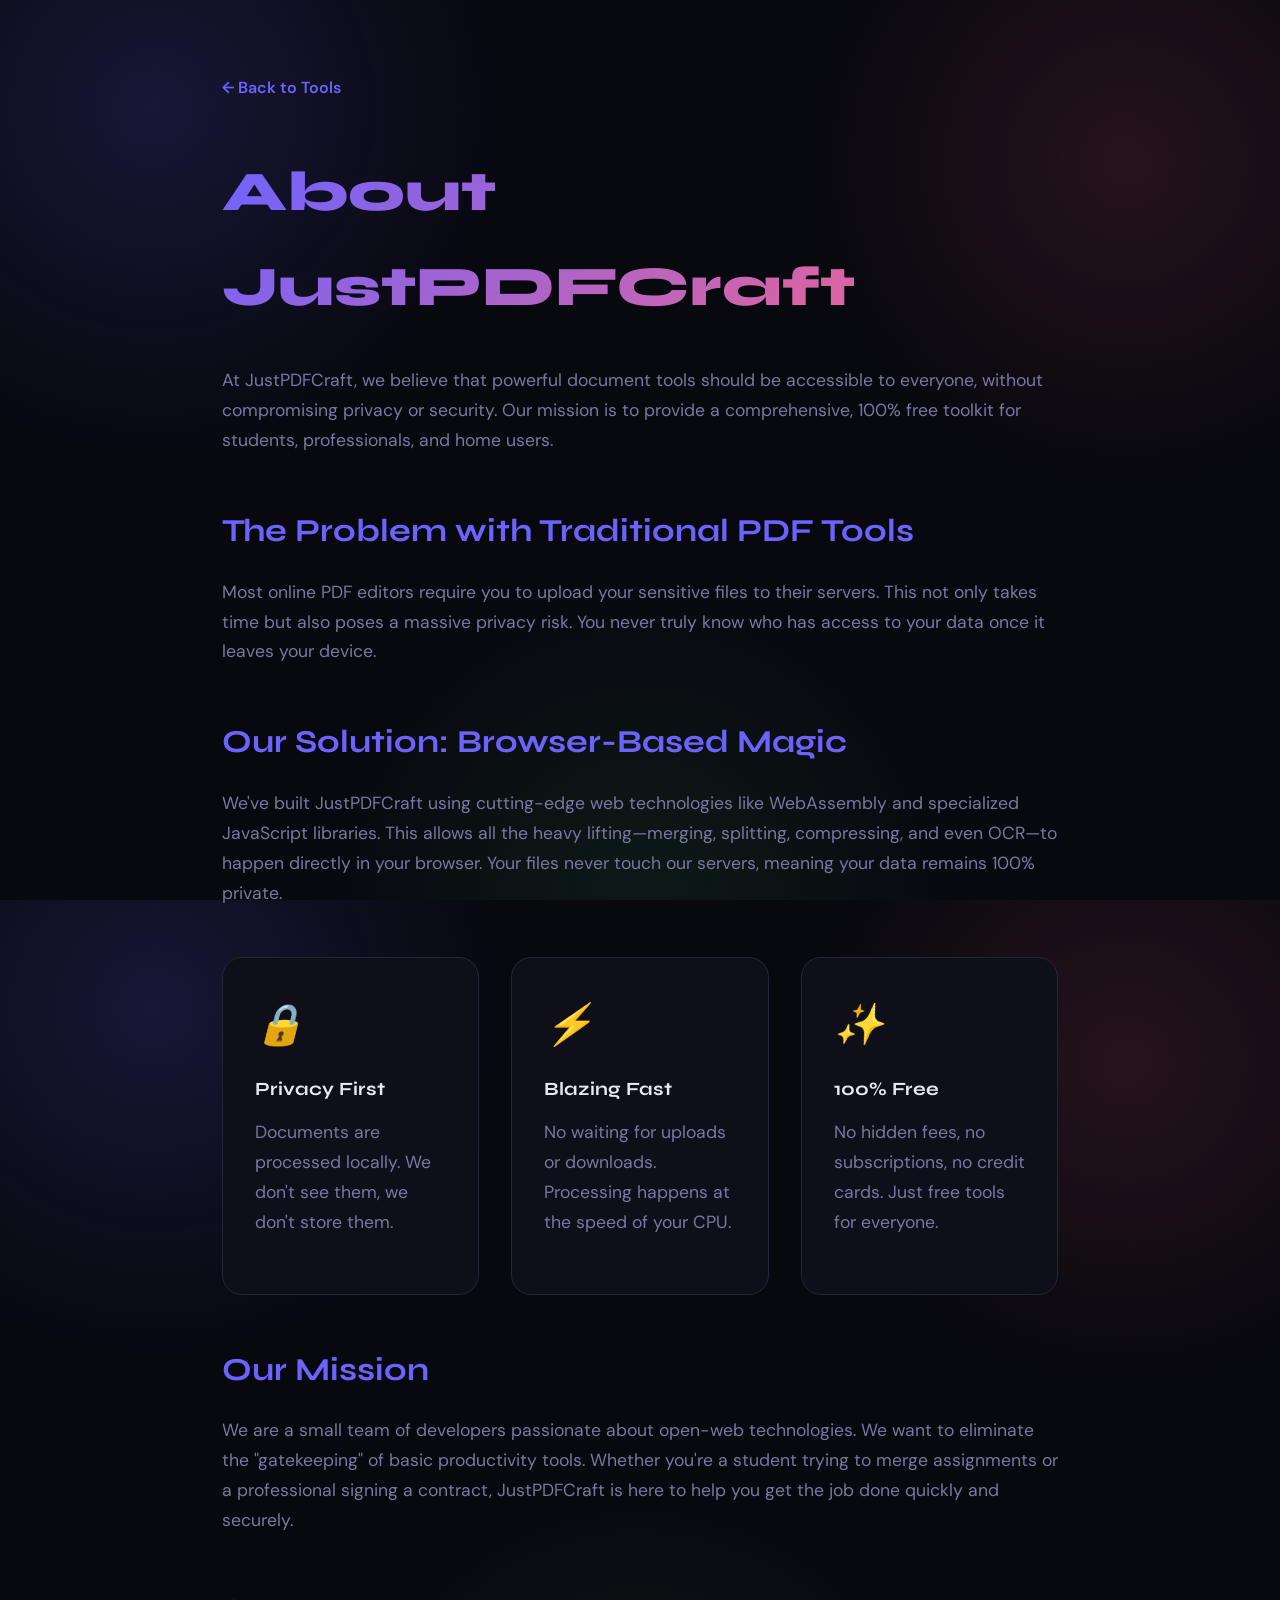
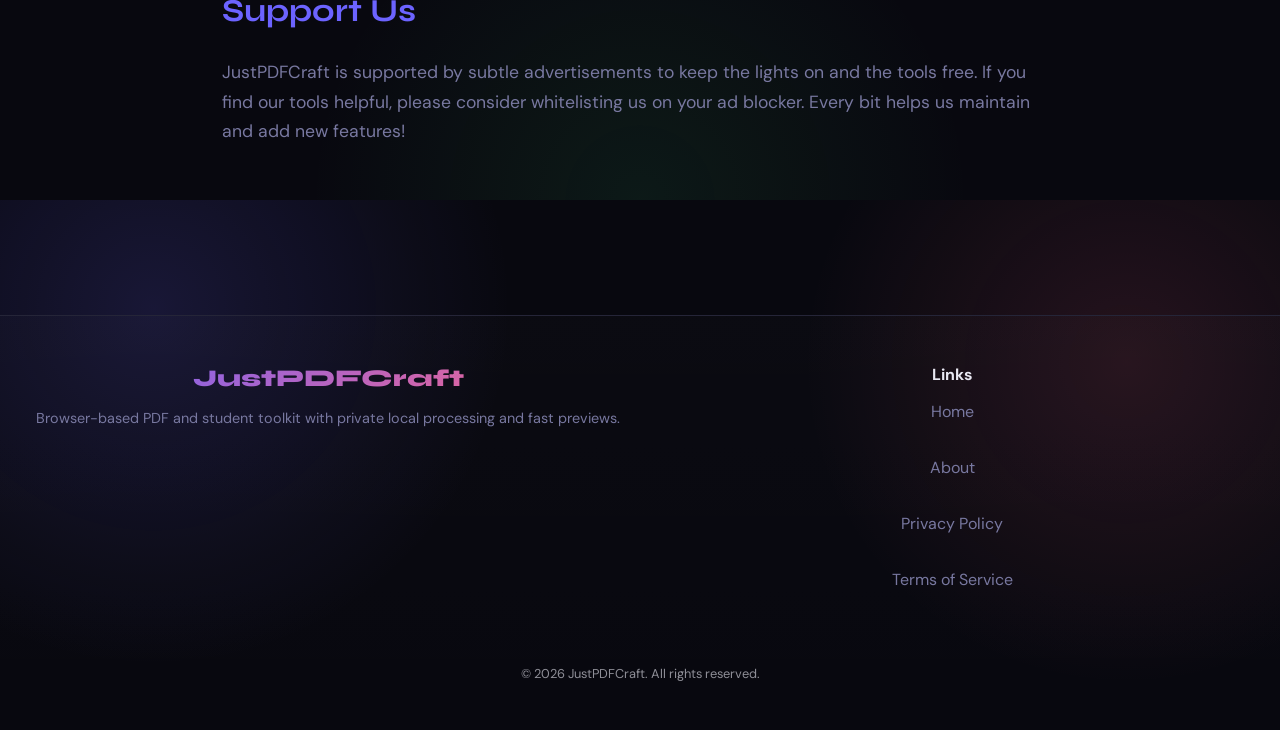
<file: about.html>
<!DOCTYPE html>
<html lang="en">
<head>
<meta charset="UTF-8">
<meta name="viewport" content="width=device-width, initial-scale=1.0">
<title>About Us - JustPDFCraft</title>
<meta name="description" content="Learn more about JustPDFCraft, our mission to provide secure browser-based PDF tools, and why we prioritize your privacy.">
<link rel="icon" href="favicon.svg" sizes="any" type="image/svg+xml">
<link href="https://fonts.googleapis.com/css2?family=Syne:wght@400;600;700;800&family=DM+Sans:wght@400;500;700&display=swap" rel="stylesheet">
<link rel="stylesheet" href="./style.css">
<style>
    body {
        overflow-y: auto !important;
        height: auto;
    }
    .content-page {
        max-width: 900px;
        margin: 4rem auto;
        padding: 0 2rem;
        line-height: 1.7;
        color: var(--text);
    }
    .content-page h1 {
        font-family: 'Syne', sans-serif;
        font-size: 3.5rem;
        font-weight: 800;
        margin-bottom: 2rem;
        background: linear-gradient(135deg, var(--accent), var(--accent2));
        -webkit-background-clip: text;
        background-clip: text;
        -webkit-text-fill-color: transparent;
    }
    .content-page h2 {
        font-family: 'Syne', sans-serif;
        font-size: 2rem;
        margin-top: 3rem;
        margin-bottom: 1.2rem;
        color: var(--accent);
    }
    .content-page p {
        margin-bottom: 1.5rem;
        font-size: 1.1rem;
        color: var(--text2);
    }
    .feature-grid {
        display: grid;
        grid-template-columns: repeat(auto-fit, minmax(250px, 1fr));
        gap: 2rem;
        margin: 3rem 0;
    }
    .feature-card {
        background: var(--surface);
        border: 1px solid var(--border);
        padding: 2rem;
        border-radius: 20px;
        transition: all 0.3s ease;
    }
    .feature-card:hover {
        transform: translateY(-10px);
        border-color: var(--accent);
        box-shadow: 0 20px 40px rgba(108, 99, 255, 0.1);
    }
    .feature-card i {
        font-size: 2.5rem;
        margin-bottom: 1rem;
        display: block;
    }
    .feature-card h3 {
        margin-bottom: 0.8rem;
        font-family: 'Syne', sans-serif;
    }
    .back-home {
        display: inline-flex;
        align-items: center;
        gap: 0.5rem;
        color: var(--accent);
        text-decoration: none;
        font-weight: 600;
        margin-bottom: 2rem;
        transition: all 0.3s ease;
    }
    .back-home:hover {
        transform: translateX(-5px);
    }
    footer {
        margin-top: 4rem;
        border-top: 1px solid var(--border);
        padding: 4rem 2rem;
        background: var(--surface);
    }
</style>
</head>
<body>

<div class="content-page">
    <a href="index.html" class="back-home">← Back to Tools</a>
    <h1>About JustPDFCraft</h1>
    
    <p>At JustPDFCraft, we believe that powerful document tools should be accessible to everyone, without compromising privacy or security. Our mission is to provide a comprehensive, 100% free toolkit for students, professionals, and home users.</p>
    
    <h2>The Problem with Traditional PDF Tools</h2>
    <p>Most online PDF editors require you to upload your sensitive files to their servers. This not only takes time but also poses a massive privacy risk. You never truly know who has access to your data once it leaves your device.</p>
    
    <h2>Our Solution: Browser-Based Magic</h2>
    <p>We've built JustPDFCraft using cutting-edge web technologies like WebAssembly and specialized JavaScript libraries. This allows all the heavy lifting—merging, splitting, compressing, and even OCR—to happen directly in your browser. Your files never touch our servers, meaning your data remains 100% private.</p>

    <div class="feature-grid">
        <div class="feature-card">
            <i>🔒</i>
            <h3>Privacy First</h3>
            <p>Documents are processed locally. We don't see them, we don't store them.</p>
        </div>
        <div class="feature-card">
            <i>⚡</i>
            <h3>Blazing Fast</h3>
            <p>No waiting for uploads or downloads. Processing happens at the speed of your CPU.</p>
        </div>
        <div class="feature-card">
            <i>✨</i>
            <h3>100% Free</h3>
            <p>No hidden fees, no subscriptions, no credit cards. Just free tools for everyone.</p>
        </div>
    </div>

    <h2>Our Mission</h2>
    <p>We are a small team of developers passionate about open-web technologies. We want to eliminate the "gatekeeping" of basic productivity tools. Whether you're a student trying to merge assignments or a professional signing a contract, JustPDFCraft is here to help you get the job done quickly and securely.</p>

    <h2>Support Us</h2>
    <p>JustPDFCraft is supported by subtle advertisements to keep the lights on and the tools free. If you find our tools helpful, please consider whitelisting us on your ad blocker. Every bit helps us maintain and add new features!</p>
</div>

<footer class="site-footer">
  <div class="footer-grid" style="display: grid; grid-template-columns: repeat(auto-fit, minmax(200px, 1fr)); gap: 2rem;">
    <div>
      <div class="footer-brand" style="font-family: 'Syne', sans-serif; font-weight: 800; font-size: 1.5rem; margin-bottom: 1rem;">JustPDFCraft</div>
      <p style="color: var(--text2); font-size: 0.9rem;">Browser-based PDF and student toolkit with private local processing and fast previews.</p>
    </div>
    <div>
      <div style="font-weight: 700; margin-bottom: 1rem; color: var(--text);">Links</div>
      <div style="display: flex; flex-direction: column; gap: 0.5rem;">
        <a href="index.html" style="color: var(--text2); text-decoration: none;">Home</a>
        <a href="about.html" style="color: var(--text2); text-decoration: none;">About</a>
        <a href="privacy.html" style="color: var(--text2); text-decoration: none;">Privacy Policy</a>
        <a href="terms.html" style="color: var(--text2); text-decoration: none;">Terms of Service</a>
      </div>
    </div>
  </div>
  <p style="text-align: center; margin-top: 3rem; opacity: 0.6; font-size: 0.8rem;">&copy; 2026 JustPDFCraft. All rights reserved.</p>
</footer>

</body>
</html>
</file>
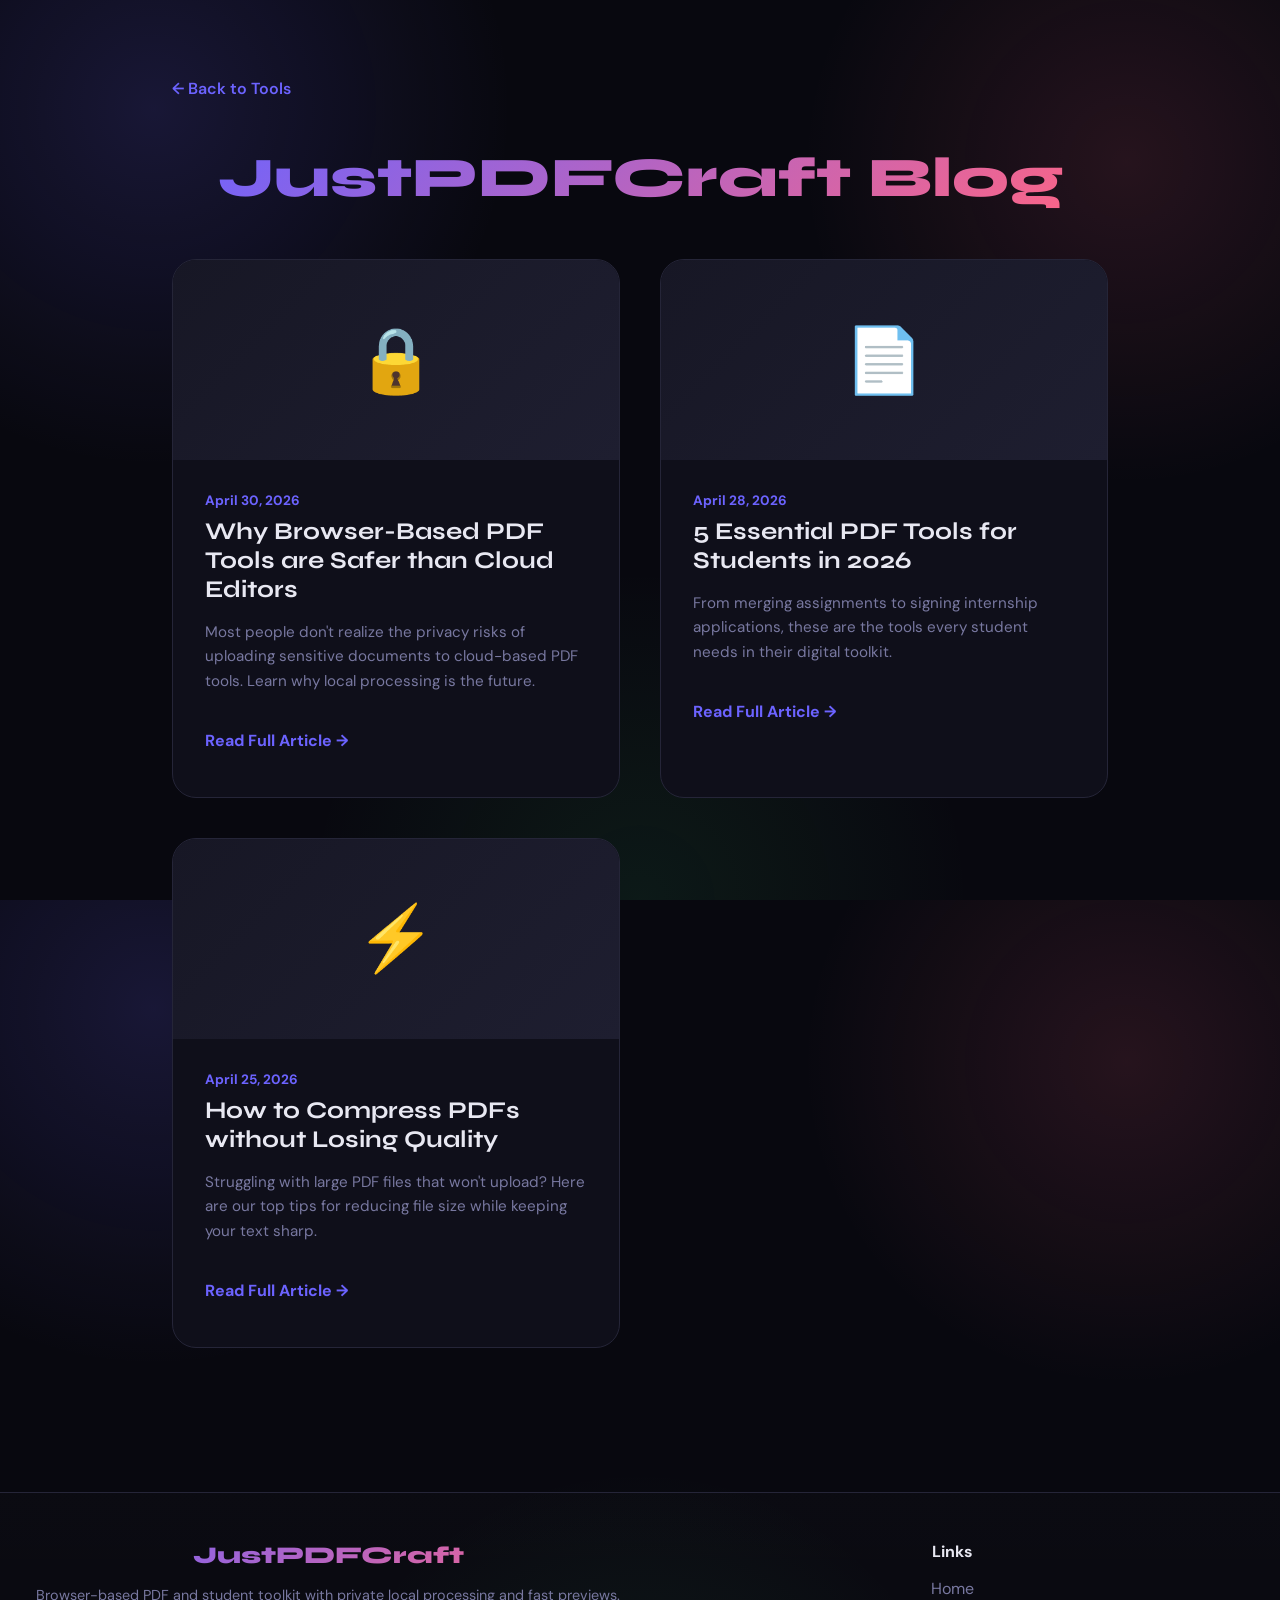
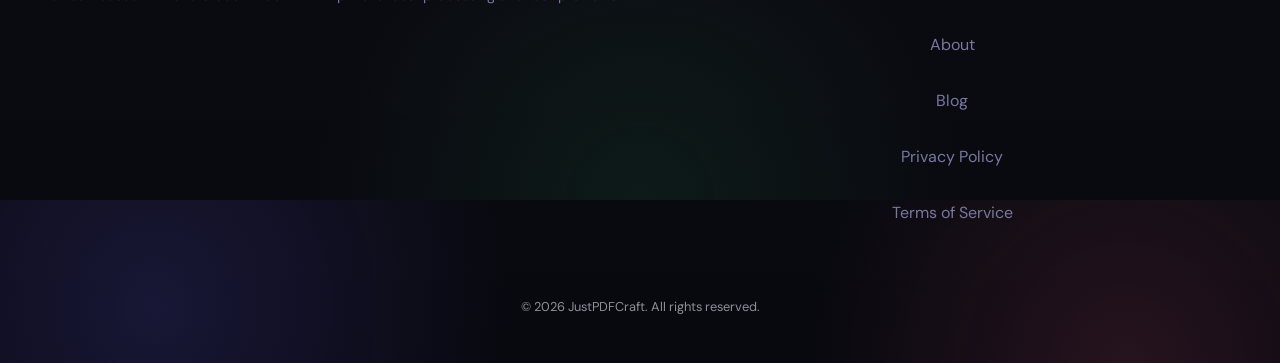
<file: blog.html>
<!DOCTYPE html>
<html lang="en">
<head>
<meta charset="UTF-8">
<meta name="viewport" content="width=device-width, initial-scale=1.0">
<title>Blog - JustPDFCraft</title>
<meta name="description" content="Read the latest articles and guides on PDF editing, document security, and student productivity from the JustPDFCraft team.">
<link rel="icon" href="favicon.svg" sizes="any" type="image/svg+xml">
<link href="https://fonts.googleapis.com/css2?family=Syne:wght@400;600;700;800&family=DM+Sans:wght@400;500;700&display=swap" rel="stylesheet">
<link rel="stylesheet" href="./style.css">
<style>
    body {
        overflow-y: auto !important;
        height: auto;
    }
    .content-page {
        max-width: 1000px;
        margin: 4rem auto;
        padding: 0 2rem;
    }
    .content-page h1 {
        font-family: 'Syne', sans-serif;
        font-size: 3.5rem;
        font-weight: 800;
        margin-bottom: 3rem;
        text-align: center;
        background: linear-gradient(135deg, var(--accent), var(--accent2));
        -webkit-background-clip: text;
        background-clip: text;
        -webkit-text-fill-color: transparent;
    }
    .blog-grid {
        display: grid;
        grid-template-columns: repeat(auto-fit, minmax(300px, 1fr));
        gap: 2.5rem;
    }
    .blog-card {
        background: var(--surface);
        border: 1px solid var(--border);
        border-radius: 24px;
        overflow: hidden;
        transition: all 0.4s cubic-bezier(0.34, 1.56, 0.64, 1);
        display: flex;
        flex-direction: column;
    }
    .blog-card:hover {
        transform: translateY(-12px);
        border-color: var(--accent);
        box-shadow: 0 20px 40px rgba(108, 99, 255, 0.15);
    }
    .blog-image {
        height: 200px;
        background: linear-gradient(135deg, var(--surface2), var(--surface3));
        display: flex;
        align-items: center;
        justify-content: center;
        font-size: 4rem;
    }
    .blog-content {
        padding: 2rem;
        flex: 1;
    }
    .blog-date {
        font-size: 0.85rem;
        color: var(--accent);
        font-weight: 700;
        margin-bottom: 0.5rem;
        display: block;
    }
    .blog-title {
        font-family: 'Syne', sans-serif;
        font-size: 1.5rem;
        margin-bottom: 1rem;
        color: var(--text);
    }
    .blog-excerpt {
        color: var(--text2);
        font-size: 0.95rem;
        line-height: 1.6;
        margin-bottom: 1.5rem;
    }
    .read-more {
        color: var(--accent);
        text-decoration: none;
        font-weight: 700;
        display: inline-flex;
        align-items: center;
        gap: 0.5rem;
        transition: gap 0.3s ease;
    }
    .blog-card:hover .read-more {
        gap: 0.8rem;
    }
    .back-home {
        display: inline-flex;
        align-items: center;
        gap: 0.5rem;
        color: var(--accent);
        text-decoration: none;
        font-weight: 600;
        margin-bottom: 2rem;
        transition: all 0.3s ease;
    }
    footer {
        margin-top: 6rem;
        border-top: 1px solid var(--border);
        padding: 4rem 2rem;
        background: var(--surface);
    }
</style>
</head>
<body>

<div class="content-page">
    <a href="index.html" class="back-home">← Back to Tools</a>
    <h1>JustPDFCraft Blog</h1>

    <div class="blog-grid">
        <article class="blog-card">
            <div class="blog-image">🔒</div>
            <div class="blog-content">
                <span class="blog-date">April 30, 2026</span>
                <h2 class="blog-title">Why Browser-Based PDF Tools are Safer than Cloud Editors</h2>
                <p class="blog-excerpt">Most people don't realize the privacy risks of uploading sensitive documents to cloud-based PDF tools. Learn why local processing is the future.</p>
                <a href="#" class="read-more">Read Full Article →</a>
            </div>
        </article>

        <article class="blog-card">
            <div class="blog-image">📄</div>
            <div class="blog-content">
                <span class="blog-date">April 28, 2026</span>
                <h2 class="blog-title">5 Essential PDF Tools for Students in 2026</h2>
                <p class="blog-excerpt">From merging assignments to signing internship applications, these are the tools every student needs in their digital toolkit.</p>
                <a href="#" class="read-more">Read Full Article →</a>
            </div>
        </article>

        <article class="blog-card">
            <div class="blog-image">⚡</div>
            <div class="blog-content">
                <span class="blog-date">April 25, 2026</span>
                <h2 class="blog-title">How to Compress PDFs without Losing Quality</h2>
                <p class="blog-excerpt">Struggling with large PDF files that won't upload? Here are our top tips for reducing file size while keeping your text sharp.</p>
                <a href="#" class="read-more">Read Full Article →</a>
            </div>
        </article>
    </div>
</div>

<footer class="site-footer">
  <div class="footer-grid" style="display: grid; grid-template-columns: repeat(auto-fit, minmax(200px, 1fr)); gap: 2rem;">
    <div>
      <div class="footer-brand" style="font-family: 'Syne', sans-serif; font-weight: 800; font-size: 1.5rem; margin-bottom: 1rem;">JustPDFCraft</div>
      <p style="color: var(--text2); font-size: 0.9rem;">Browser-based PDF and student toolkit with private local processing and fast previews.</p>
    </div>
    <div>
      <div style="font-weight: 700; margin-bottom: 1rem; color: var(--text);">Links</div>
      <div style="display: flex; flex-direction: column; gap: 0.5rem;">
        <a href="index.html" style="color: var(--text2); text-decoration: none;">Home</a>
        <a href="about.html" style="color: var(--text2); text-decoration: none;">About</a>
        <a href="blog.html" style="color: var(--text2); text-decoration: none;">Blog</a>
        <a href="privacy.html" style="color: var(--text2); text-decoration: none;">Privacy Policy</a>
        <a href="terms.html" style="color: var(--text2); text-decoration: none;">Terms of Service</a>
      </div>
    </div>
  </div>
  <p style="text-align: center; margin-top: 3rem; opacity: 0.6; font-size: 0.8rem;">&copy; 2026 JustPDFCraft. All rights reserved.</p>
</footer>

</body>
</html>
</file>
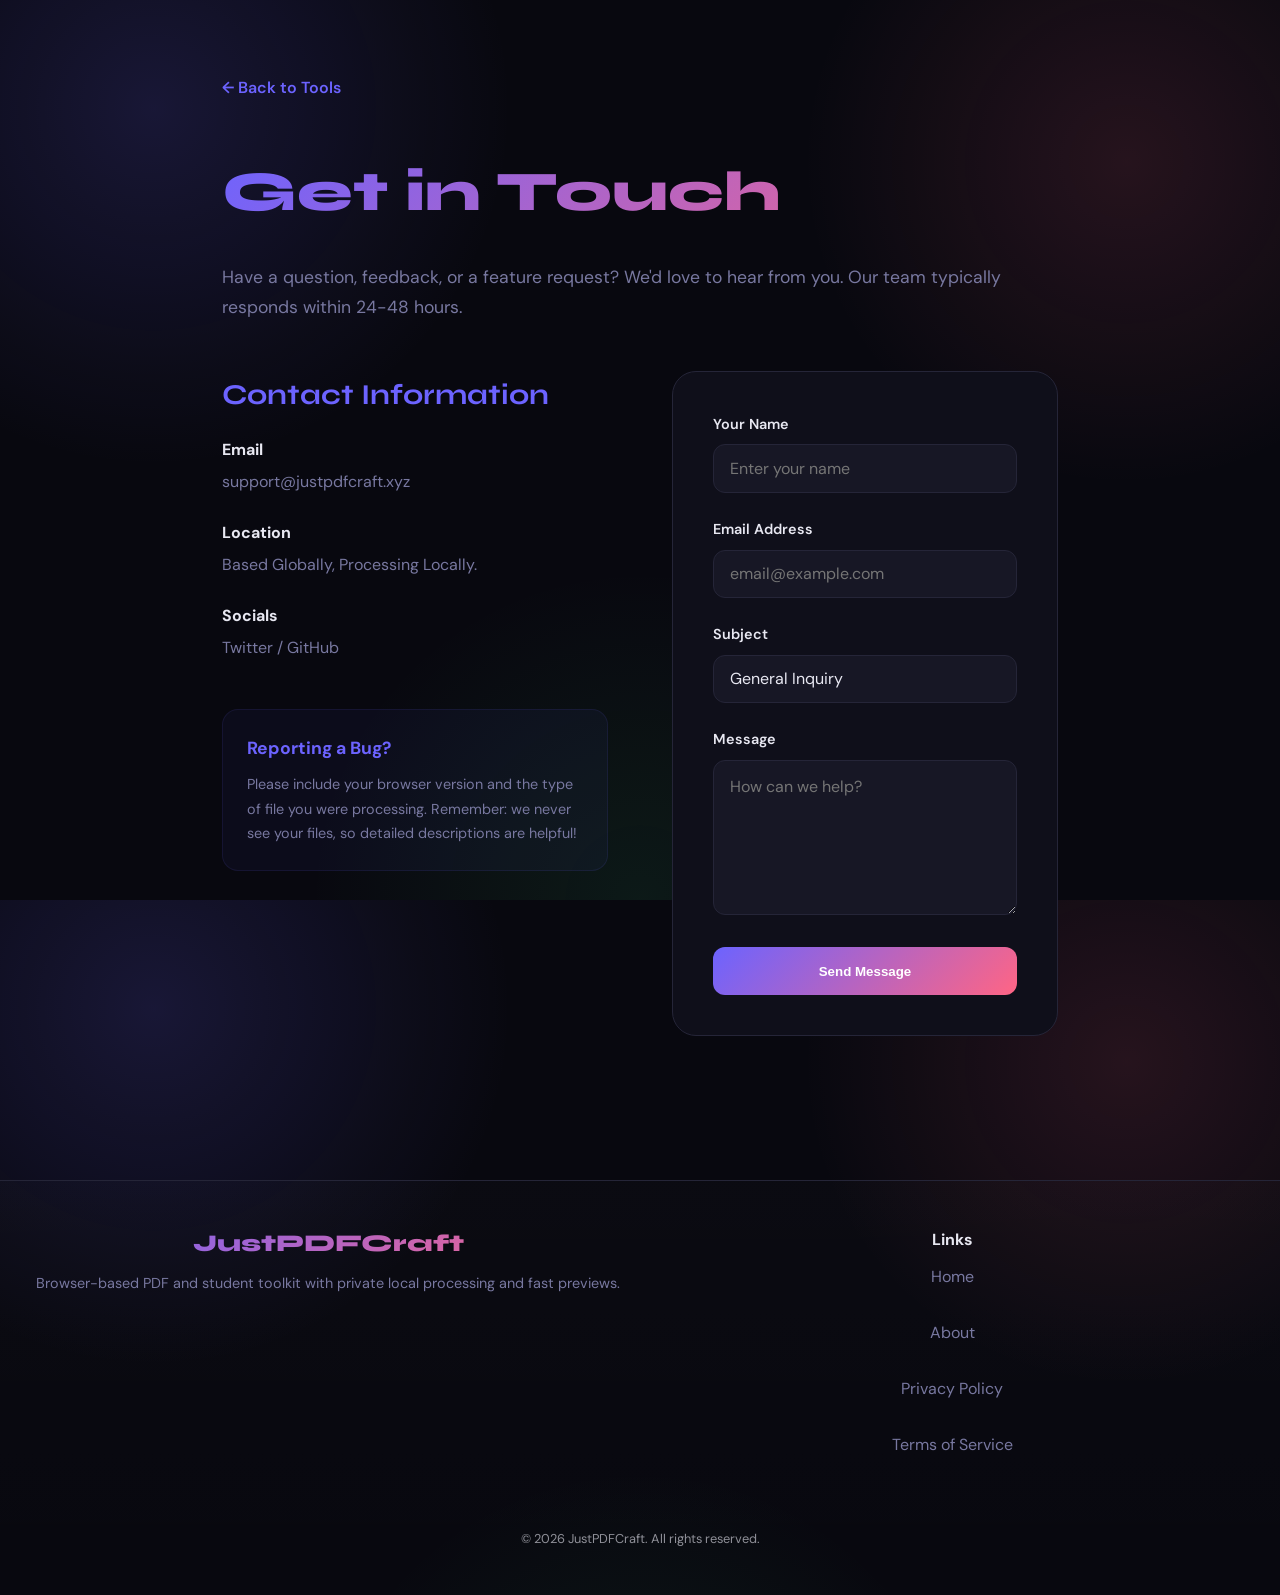
<file: contact.html>
<!DOCTYPE html>
<html lang="en">
<head>
<meta charset="UTF-8">
<meta name="viewport" content="width=device-width, initial-scale=1.0">
<title>Contact Us - JustPDFCraft</title>
<meta name="description" content="Have questions or feedback? Contact the JustPDFCraft team. We're here to help you with your PDF and student tool needs.">
<link rel="icon" href="favicon.svg" sizes="any" type="image/svg+xml">
<link href="https://fonts.googleapis.com/css2?family=Syne:wght@400;600;700;800&family=DM+Sans:wght@400;500;700&display=swap" rel="stylesheet">
<link rel="stylesheet" href="./style.css">
<style>
    body {
        overflow-y: auto !important;
        height: auto;
    }
    .content-page {
        max-width: 900px;
        margin: 4rem auto;
        padding: 0 2rem;
        line-height: 1.7;
        color: var(--text);
    }
    .content-page h1 {
        font-family: 'Syne', sans-serif;
        font-size: 3.5rem;
        font-weight: 800;
        margin-bottom: 1.5rem;
        background: linear-gradient(135deg, var(--accent), var(--accent2));
        -webkit-background-clip: text;
        background-clip: text;
        -webkit-text-fill-color: transparent;
    }
    .content-page p {
        margin-bottom: 2rem;
        font-size: 1.1rem;
        color: var(--text2);
    }
    .contact-container {
        display: grid;
        grid-template-columns: 1fr 1fr;
        gap: 4rem;
        margin-top: 3rem;
    }
    @media (max-width: 768px) {
        .contact-container {
            grid-template-columns: 1fr;
            gap: 2rem;
        }
    }
    .contact-info h2 {
        font-family: 'Syne', sans-serif;
        font-size: 1.8rem;
        margin-bottom: 1rem;
        color: var(--accent);
    }
    .info-item {
        margin-bottom: 1.5rem;
    }
    .info-item label {
        display: block;
        font-weight: 700;
        color: var(--text);
        margin-bottom: 0.3rem;
    }
    .info-item span {
        color: var(--text2);
    }
    .contact-form {
        background: var(--surface);
        padding: 2.5rem;
        border-radius: 24px;
        border: 1px solid var(--border);
    }
    .contact-form .form-group {
        margin-bottom: 1.5rem;
    }
    .contact-form label {
        display: block;
        margin-bottom: 0.5rem;
        font-weight: 600;
        font-size: 0.9rem;
    }
    .contact-form input, .contact-form textarea {
        width: 100%;
        background: var(--surface2);
        border: 1px solid var(--border);
        border-radius: 12px;
        padding: 0.8rem 1rem;
        color: var(--text);
        font-family: inherit;
        outline: none;
        transition: all 0.3s ease;
    }
    .contact-form input:focus, .contact-form textarea:focus {
        border-color: var(--accent);
        box-shadow: 0 0 0 3px rgba(108, 99, 255, 0.1);
    }
    .submit-btn {
        width: 100%;
        padding: 1rem;
        background: linear-gradient(135deg, var(--accent), var(--accent2));
        border: none;
        border-radius: 12px;
        color: white;
        font-weight: 700;
        cursor: pointer;
        transition: all 0.3s ease;
    }
    .submit-btn:hover {
        transform: translateY(-3px);
        box-shadow: 0 10px 20px rgba(108, 99, 255, 0.3);
    }
    .back-home {
        display: inline-flex;
        align-items: center;
        gap: 0.5rem;
        color: var(--accent);
        text-decoration: none;
        font-weight: 600;
        margin-bottom: 2rem;
        transition: all 0.3s ease;
    }
    .back-home:hover {
        transform: translateX(-5px);
    }
    footer {
        margin-top: 4rem;
        border-top: 1px solid var(--border);
        padding: 4rem 2rem;
        background: var(--surface);
    }
</style>
</head>
<body>

<div class="content-page">
    <a href="index.html" class="back-home">← Back to Tools</a>
    <h1>Get in Touch</h1>
    <p>Have a question, feedback, or a feature request? We'd love to hear from you. Our team typically responds within 24-48 hours.</p>

    <div class="contact-container">
        <div class="contact-info">
            <h2>Contact Information</h2>
            <div class="info-item">
                <label>Email</label>
                <span>support@justpdfcraft.xyz</span>
            </div>
            <div class="info-item">
                <label>Location</label>
                <span>Based Globally, Processing Locally.</span>
            </div>
            <div class="info-item">
                <label>Socials</label>
                <span>Twitter / GitHub</span>
            </div>
            
            <div style="margin-top: 3rem; padding: 1.5rem; background: rgba(108, 99, 255, 0.05); border-radius: 16px; border: 1px solid rgba(108, 99, 255, 0.1);">
                <h3 style="font-size: 1.1rem; margin-bottom: 0.5rem; color: var(--accent);">Reporting a Bug?</h3>
                <p style="font-size: 0.9rem; margin-bottom: 0;">Please include your browser version and the type of file you were processing. Remember: we never see your files, so detailed descriptions are helpful!</p>
            </div>
        </div>

        <div class="contact-form">
            <form action="#">
                <div class="form-group">
                    <label>Your Name</label>
                    <input type="text" placeholder="Enter your name" required>
                </div>
                <div class="form-group">
                    <label>Email Address</label>
                    <input type="email" placeholder="email@example.com" required>
                </div>
                <div class="form-group">
                    <label>Subject</label>
                    <select style="width: 100%; background: var(--surface2); border: 1px solid var(--border); border-radius: 12px; padding: 0.8rem 1rem; color: var(--text);">
                        <option>General Inquiry</option>
                        <option>Bug Report</option>
                        <option>Feature Request</option>
                        <option>Advertising</option>
                    </select>
                </div>
                <div class="form-group">
                    <label>Message</label>
                    <textarea rows="5" placeholder="How can we help?" required></textarea>
                </div>
                <button type="submit" class="submit-btn">Send Message</button>
            </form>
        </div>
    </div>
</div>

<footer class="site-footer">
  <div class="footer-grid" style="display: grid; grid-template-columns: repeat(auto-fit, minmax(200px, 1fr)); gap: 2rem;">
    <div>
      <div class="footer-brand" style="font-family: 'Syne', sans-serif; font-weight: 800; font-size: 1.5rem; margin-bottom: 1rem;">JustPDFCraft</div>
      <p style="color: var(--text2); font-size: 0.9rem;">Browser-based PDF and student toolkit with private local processing and fast previews.</p>
    </div>
    <div>
      <div style="font-weight: 700; margin-bottom: 1rem; color: var(--text);">Links</div>
      <div style="display: flex; flex-direction: column; gap: 0.5rem;">
        <a href="index.html" style="color: var(--text2); text-decoration: none;">Home</a>
        <a href="about.html" style="color: var(--text2); text-decoration: none;">About</a>
        <a href="privacy.html" style="color: var(--text2); text-decoration: none;">Privacy Policy</a>
        <a href="terms.html" style="color: var(--text2); text-decoration: none;">Terms of Service</a>
      </div>
    </div>
  </div>
  <p style="text-align: center; margin-top: 3rem; opacity: 0.6; font-size: 0.8rem;">&copy; 2026 JustPDFCraft. All rights reserved.</p>
</footer>

</body>
</html>
</file>
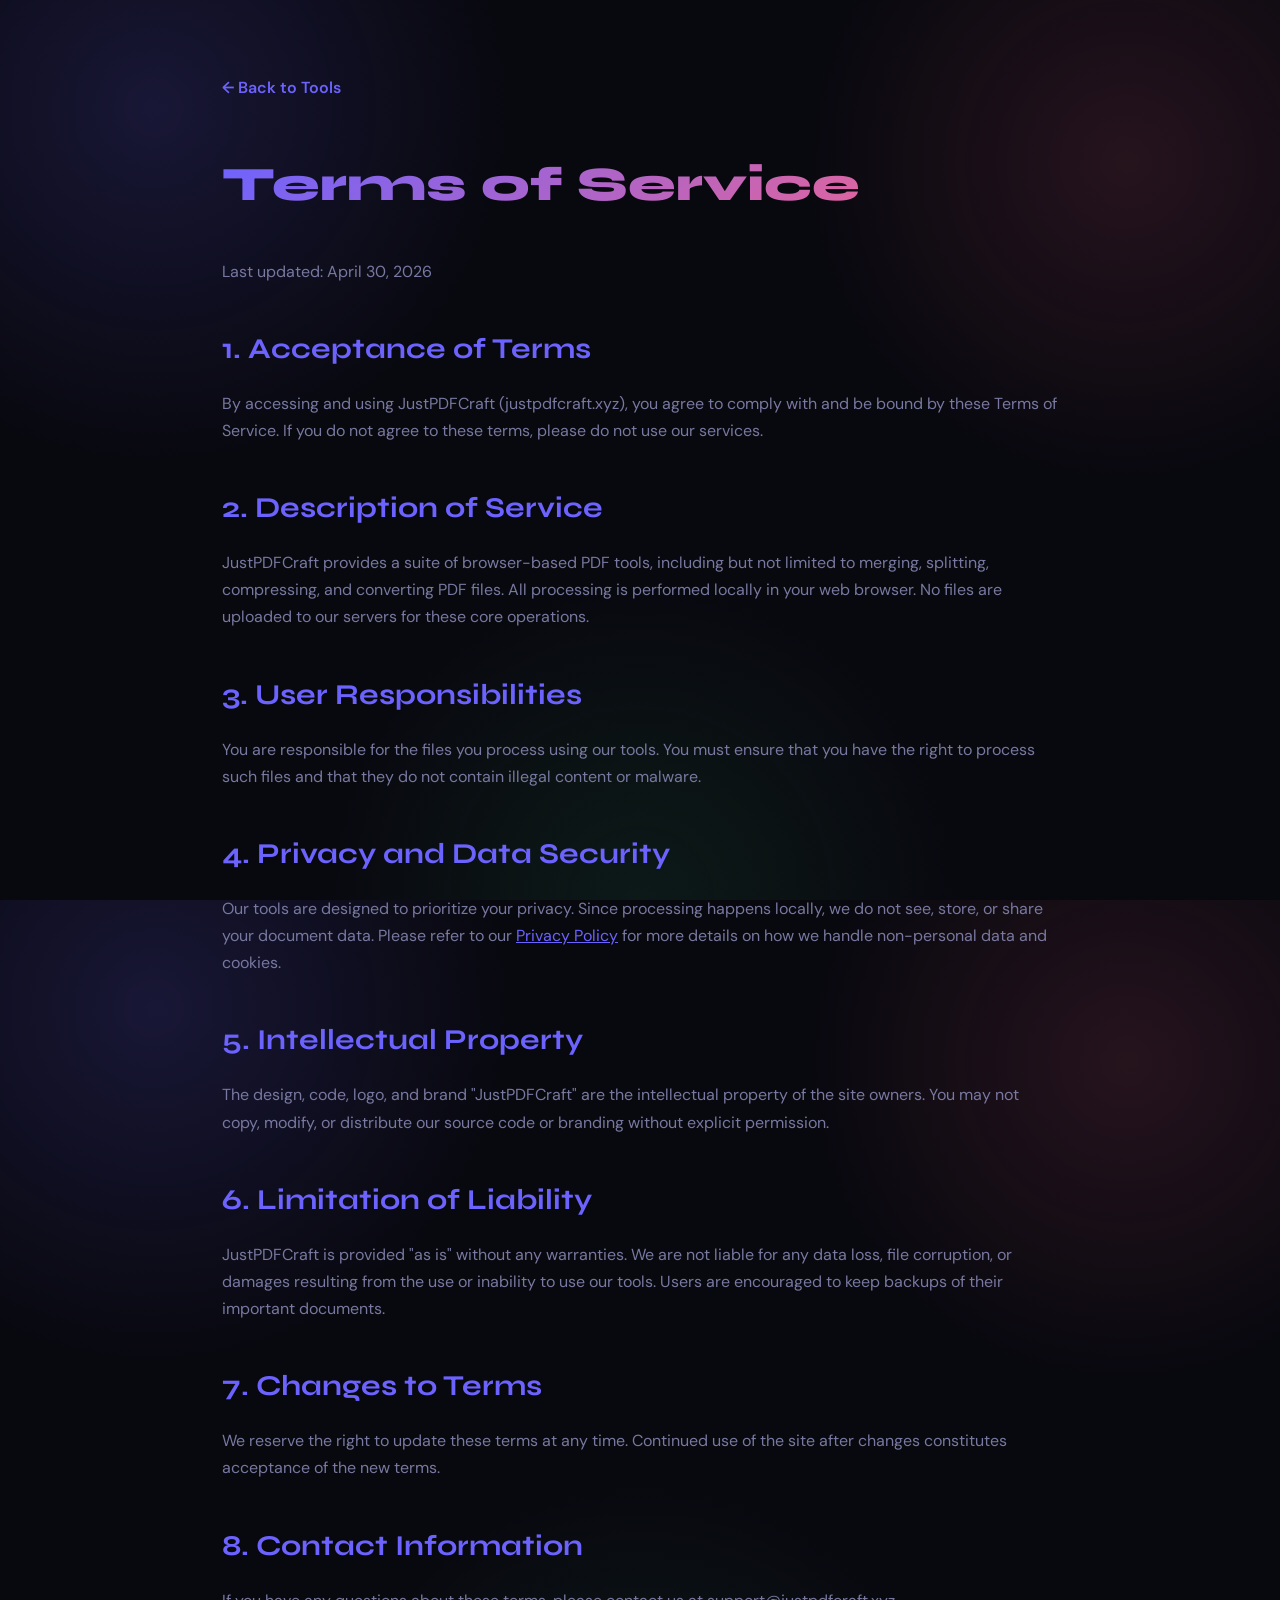
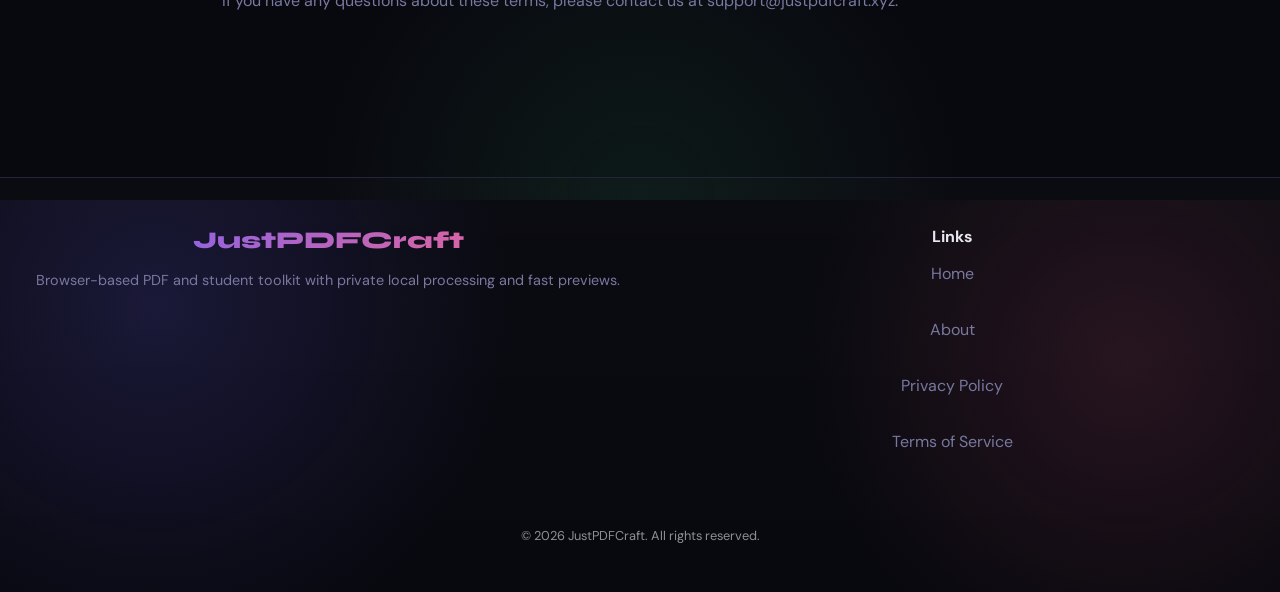
<file: terms.html>
<!DOCTYPE html>
<html lang="en">
<head>
<meta charset="UTF-8">
<meta name="viewport" content="width=device-width, initial-scale=1.0">
<title>Terms of Service - JustPDFCraft</title>
<meta name="description" content="Read the Terms of Service for JustPDFCraft. Understand your rights and responsibilities when using our free PDF tools.">
<link rel="icon" href="favicon.svg" sizes="any" type="image/svg+xml">
<link href="https://fonts.googleapis.com/css2?family=Syne:wght@400;600;700;800&family=DM+Sans:wght@400;500;700&display=swap" rel="stylesheet">
<link rel="stylesheet" href="./style.css">
<style>
    body {
        overflow-y: auto !important;
        height: auto;
    }
    .content-page {
        max-width: 900px;
        margin: 4rem auto;
        padding: 0 2rem;
        line-height: 1.7;
        color: var(--text);
    }
    .content-page h1 {
        font-family: 'Syne', sans-serif;
        font-size: 3rem;
        font-weight: 800;
        margin-bottom: 2rem;
        background: linear-gradient(135deg, var(--accent), var(--accent2));
        -webkit-background-clip: text;
        background-clip: text;
        -webkit-text-fill-color: transparent;
    }
    .content-page h2 {
        font-family: 'Syne', sans-serif;
        font-size: 1.8rem;
        margin-top: 2.5rem;
        margin-bottom: 1rem;
        color: var(--accent);
    }
    .content-page p {
        margin-bottom: 1.2rem;
        color: var(--text2);
    }
    .content-page ul {
        margin-bottom: 1.5rem;
        padding-left: 1.5rem;
        color: var(--text2);
    }
    .content-page li {
        margin-bottom: 0.5rem;
    }
    .back-home {
        display: inline-flex;
        align-items: center;
        gap: 0.5rem;
        color: var(--accent);
        text-decoration: none;
        font-weight: 600;
        margin-bottom: 2rem;
        transition: all 0.3s ease;
    }
    .back-home:hover {
        transform: translateX(-5px);
    }
    footer {
        margin-top: 4rem;
        border-top: 1px solid var(--border);
        padding: 4rem 2rem;
        background: var(--surface);
    }
</style>
</head>
<body>

<div class="content-page">
    <a href="index.html" class="back-home">← Back to Tools</a>
    <h1>Terms of Service</h1>
    <p>Last updated: April 30, 2026</p>

    <h2>1. Acceptance of Terms</h2>
    <p>By accessing and using JustPDFCraft (justpdfcraft.xyz), you agree to comply with and be bound by these Terms of Service. If you do not agree to these terms, please do not use our services.</p>

    <h2>2. Description of Service</h2>
    <p>JustPDFCraft provides a suite of browser-based PDF tools, including but not limited to merging, splitting, compressing, and converting PDF files. All processing is performed locally in your web browser. No files are uploaded to our servers for these core operations.</p>

    <h2>3. User Responsibilities</h2>
    <p>You are responsible for the files you process using our tools. You must ensure that you have the right to process such files and that they do not contain illegal content or malware.</p>

    <h2>4. Privacy and Data Security</h2>
    <p>Our tools are designed to prioritize your privacy. Since processing happens locally, we do not see, store, or share your document data. Please refer to our <a href="privacy.html" style="color: var(--accent);">Privacy Policy</a> for more details on how we handle non-personal data and cookies.</p>

    <h2>5. Intellectual Property</h2>
    <p>The design, code, logo, and brand "JustPDFCraft" are the intellectual property of the site owners. You may not copy, modify, or distribute our source code or branding without explicit permission.</p>

    <h2>6. Limitation of Liability</h2>
    <p>JustPDFCraft is provided "as is" without any warranties. We are not liable for any data loss, file corruption, or damages resulting from the use or inability to use our tools. Users are encouraged to keep backups of their important documents.</p>

    <h2>7. Changes to Terms</h2>
    <p>We reserve the right to update these terms at any time. Continued use of the site after changes constitutes acceptance of the new terms.</p>

    <h2>8. Contact Information</h2>
    <p>If you have any questions about these terms, please contact us at support@justpdfcraft.xyz.</p>
</div>

<footer class="site-footer">
  <div class="footer-grid" style="display: grid; grid-template-columns: repeat(auto-fit, minmax(200px, 1fr)); gap: 2rem;">
    <div>
      <div class="footer-brand" style="font-family: 'Syne', sans-serif; font-weight: 800; font-size: 1.5rem; margin-bottom: 1rem;">JustPDFCraft</div>
      <p style="color: var(--text2); font-size: 0.9rem;">Browser-based PDF and student toolkit with private local processing and fast previews.</p>
    </div>
    <div>
      <div style="font-weight: 700; margin-bottom: 1rem; color: var(--text);">Links</div>
      <div style="display: flex; flex-direction: column; gap: 0.5rem;">
        <a href="index.html" style="color: var(--text2); text-decoration: none;">Home</a>
        <a href="about.html" style="color: var(--text2); text-decoration: none;">About</a>
        <a href="privacy.html" style="color: var(--text2); text-decoration: none;">Privacy Policy</a>
        <a href="terms.html" style="color: var(--text2); text-decoration: none;">Terms of Service</a>
      </div>
    </div>
  </div>
  <p style="text-align: center; margin-top: 3rem; opacity: 0.6; font-size: 0.8rem;">&copy; 2026 JustPDFCraft. All rights reserved.</p>
</footer>

</body>
</html>
</file>
<file: style.css>
:root {
  --bg: #08080f;
  --surface: #0f0f1a;
  --surface2: #171725;
  --surface3: #1e1e30;
  --border: #252538;
  --accent: #6c63ff;
  --accent2: #ff6584;
  --accent3: #43e97b;
  --accent4: #f7971e;
  --text: #e8e8f2;
  --text2: #7878a0;
  --red: #ff4d6d;
  --orange: #ff9f43;
  --blue: #54a0ff;
  --teal: #01cbc6;
  --purple: #a55eea;
  --pink: #fd79a8;
  --sidebar-w: 260px;
  color-scheme: dark;
}

*,*::before,*::after{margin:0;padding:0;box-sizing:border-box;-webkit-tap-highlight-color:transparent;touch-action:manipulation;max-width:100%;}
button,.tool-card,.btn,.tool-btn{}
html,body{
  height: 100%;
  overflow-x: hidden;
  width: 100%;
  max-width: 100vw;
  margin: 0;
  padding: 0;
  position: relative;
  scroll-behavior: smooth;
}
body{
  font-family:'DM Sans',sans-serif;
  background:
    radial-gradient(circle at 12% 12%, rgba(108,99,255,0.16), transparent 26%),
    radial-gradient(circle at 88% 18%, rgba(255,101,132,0.12), transparent 24%),
    radial-gradient(circle at 50% 100%, rgba(67,233,123,0.08), transparent 30%),
    var(--bg);
  color:var(--text);
  display: flex;
  flex-direction: column;
  -webkit-text-size-adjust:100%;
  overscroll-behavior-x:none;
  animation:pageLoad 0.45s cubic-bezier(0.22,1,0.36,1);
}

/* ── Loading Animations ───────────────────────── */
@keyframes pageLoad {
  from {
    opacity:0;
    transform: translateY(10px);
  }
  to {
    opacity:1;
    transform: translateY(0);
  }
}

@keyframes fadeUp {
  from {
    opacity:0;
    transform:translateY(20px);
  }
  to {
    opacity:1;
    transform:translateY(0);
  }
}

@keyframes slideInLeft {
  from {
    opacity:0;
    transform:translateX(-30px);
  }
  to {
    opacity:1;
    transform:translateX(0);
  }
}

@keyframes slideInRight {
  from {
    opacity:0;
    transform:translateX(30px);
  }
  to {
    opacity:1;
    transform:translateX(0);
  }
}

@keyframes scaleIn {
  from {
    opacity:0;
    transform:scale(0.95);
  }
  to {
    opacity:1;
    transform:scale(1);
  }
}

.processing-overlay {
  position: fixed;
  top: 0; left: 0; right: 0; bottom: 0;
  background: rgba(8, 8, 15, 0.75);
  backdrop-filter: blur(10px);
  z-index: 10000;
  display: none;
  align-items: center;
  justify-content: center;
  flex-direction: column;
  gap: 1.5rem;
  color: var(--text);
}
.processing-overlay.show { display: flex; animation: fadeIn 0.3s ease; }
.spinner {
  width: 54px; height: 54px;
  border: 4px solid rgba(108, 99, 255, 0.15);
  border-left-color: var(--accent);
  border-radius: 50%;
  animation: spin 0.8s cubic-bezier(0.4, 0, 0.2, 1) infinite;
}
.processing-text { font-family: 'Syne', sans-serif; font-weight: 700; font-size: 1.25rem; letter-spacing: 0.5px; }
@keyframes spin { to { transform: rotate(360deg); } }
@keyframes fadeIn { from { opacity: 0; } to { opacity: 1; } }

@keyframes float {
  0%, 100% {
    transform:translateY(0px);
  }
  50% {
    transform:translateY(-12px);
  }
}

@keyframes floatRotate {
  0% {
    transform:rotate(0deg);
  }
  100% {
    transform:rotate(360deg);
  }
}

@keyframes pulse {
  0%, 100% {
    opacity:1;
  }
  50% {
    opacity:0.6;
  }
}

@keyframes glow {
  0%, 100% {
    box-shadow:0 0 10px rgba(108,99,255,0.4);
  }
  50% {
    box-shadow:0 0 20px rgba(108,99,255,0.7);
  }
}

@keyframes gradientShift {
  0% {
    background-position:0% 50%;
  }
  50% {
    background-position:100% 50%;
  }
  100% {
    background-position:0% 50%;
  }
}

@keyframes shimmer {
  0% {
    background-position:-1000px 0;
  }
  100% {
    background-position:1000px 0;
  }
}

@keyframes toastIn {
  from {
    opacity:0;
    transform:translateX(20px) rotate(5deg);
  }
  to {
    opacity:1;
    transform:translateX(0) rotate(0);
  }
}

@keyframes toastOut {
  from {
    opacity:1;
    transform:translateX(0);
  }
  to {
    opacity:0;
    transform:translateX(20px);
  }
}

@keyframes fadeIn {
  from {
    opacity:0;
  }
  to {
    opacity:1;
  }
}

@keyframes panelReveal {
  from {
    opacity:0;
    transform:translateY(22px) scale(0.985);
    filter:blur(8px);
  }
  to {
    opacity:1;
    transform:translateY(0) scale(1);
    filter:blur(0);
  }
}

@keyframes ambientFloat {
  0%, 100% {
    transform:translate3d(0,0,0) scale(1);
  }
  50% {
    transform:translate3d(18px,-20px,0) scale(1.08);
  }
}

@keyframes ambientFloatReverse {
  0%, 100% {
    transform:translate3d(0,0,0) scale(1);
  }
  50% {
    transform:translate3d(-16px,18px,0) scale(1.05);
  }
}

@keyframes spotlightSweep {
  0% {
    transform:translateX(-120%) skewX(-18deg);
  }
  100% {
    transform:translateX(140%) skewX(-18deg);
  }
}

/* ── Scrollbar ────────────────────────────────── */
::-webkit-scrollbar{width:8px;height:8px;}
::-webkit-scrollbar-track{background:var(--surface);border-radius:10px;}
::-webkit-scrollbar-thumb{
  background:linear-gradient(180deg,var(--accent),var(--accent2));
  border-radius:10px;
  transition:all 0.3s ease;
}
::-webkit-scrollbar-thumb:hover{
  background:linear-gradient(180deg,var(--accent2),var(--accent));
  box-shadow:0 0 10px rgba(108,99,255,0.4);
}

/* ── Header ───────────────────────────────────── */
header{
  background:rgba(15,15,26,0.85);
  border-bottom:1px solid rgba(37,37,56,0.5);
  padding:0 1.5rem;
  height:60px;
  display:flex;align-items:center;justify-content:space-between;
  position:relative; 
  z-index:200;
  backdrop-filter:blur(12px);
  -webkit-backdrop-filter:blur(12px);
  animation:slideInDown 0.5s ease;
  flex-shrink: 0;
  will-change: transform, opacity;
}

@keyframes slideInDown {
  from {
    opacity:0;
    transform:translateY(-20px);
  }
  to {
    opacity:1;
    transform:translateY(0);
  }
}

.logo{
  font-family:'Syne',sans-serif;font-size:1.3rem;font-weight:800;
  background:linear-gradient(135deg,var(--accent),var(--accent2));
  -webkit-background-clip:text;
  background-clip:text;
  -webkit-text-fill-color:transparent;
  transition:all 0.3s ease;
  cursor:pointer;
}

.logo:hover {
  transform:scale(1.05);
}

.header-right{display:flex;align-items:center;gap:0.75rem;animation:slideInRight 0.6s ease 0.1s both;}
.header-tag{
  background:rgba(67,233,123,0.12);
  border:1px solid rgba(67,233,123,0.3);
  color:var(--accent3);font-size:0.7rem;font-weight:600;
  padding:0.25rem 0.6rem;border-radius:99px;text-transform:uppercase;letter-spacing:0.05em;
  transition:all 0.3s ease;
}
.header-tag:hover {
  background:rgba(67,233,123,0.25);
  box-shadow:0 0 15px rgba(67,233,123,0.3);
}

.theme-btn{
  background:rgba(23,23,37,0.6);
  border:1px solid rgba(37,37,56,0.5);
  color:var(--text2);padding:0.35rem 0.75rem;border-radius:10px;
  cursor:pointer;font-size:0.8rem;font-family:'DM Sans',sans-serif;
  transition:all 0.3s cubic-bezier(0.34,1.56,0.64,1);
}
.theme-btn:hover{
  border-color:var(--accent);
  color:var(--accent);
  background:rgba(108,99,255,0.1);
  transform:translateY(-2px);
  box-shadow:0 8px 20px rgba(108,99,255,0.2);
}
.theme-btn:active {
  transform:translateY(0);
}

/* ── Layout ───────────────────────────────────── */
.app-layout{
  display:flex;
  flex: 1;
  width:100%;
  max-width:100%;
  overflow: hidden; /* Important for independent children scroll */
  position: relative;
}

/* ── Sidebar ──────────────────────────────────── */
.sidebar{
  width:var(--sidebar-w);flex-shrink:0;
  background:rgba(15,15,26,0.8);
  border-right:1px solid rgba(37,37,56,0.3);
  overflow-y:auto;overflow-x:hidden;
  height: 100%;
  backdrop-filter:blur(10px);
  -webkit-backdrop-filter:blur(10px);
  animation:slideInLeft 0.5s ease 0.1s both;
  will-change: transform, opacity;
}

.sidebar-section{margin-bottom:0.25rem;}
.sidebar-heading{
  font-family:'Syne',sans-serif;font-size:0.6rem;font-weight:700;
  text-transform:uppercase;letter-spacing:2px;color:var(--text2);
  padding:0.8rem 1.2rem 0.3rem;opacity:0.7;
  transition:opacity 0.3s ease;
}

.sidebar-heading:hover {
  opacity:1;
}

.sidebar-search {
  padding: 1.2rem;
  position: sticky;
  top: 0;
  background: rgba(15,15,26,0.9);
  z-index: 100;
  backdrop-filter: blur(12px);
  border-bottom: 1px solid rgba(255,255,255,0.05);
  margin-bottom: 0.5rem;
}

.sidebar-search-wrap {
  position: relative;
  display: flex;
  align-items: center;
}

.sidebar-search-wrap input {
  background: rgba(23, 23, 37, 0.6);
  border: 1px solid rgba(255, 255, 255, 0.08);
  border-radius: 12px;
  padding: 0.75rem 2.8rem 0.75rem 1rem; /* Padding on the right now */
  font-size: 0.85rem;
  color: var(--text);
  width: 100%;
  transition: all 0.4s cubic-bezier(0.4, 0, 0.2, 1);
  box-shadow: inset 0 2px 4px rgba(0,0,0,0.1);
}

.sidebar-search-wrap input:focus {
  background: rgba(23, 23, 37, 0.9);
  border-color: var(--accent);
  box-shadow: 0 0 20px rgba(108, 99, 255, 0.15), inset 0 2px 4px rgba(0,0,0,0.1);
}

.sidebar-search-wrap .search-icon {
  position: absolute;
  right: 1.1rem;
  top: 50%;
  transform: translateY(-50%);
  font-size: 0.95rem;
  opacity: 0.4;
  pointer-events: none;
  transition: all 0.4s ease;
}

.sidebar-search-wrap input:focus + .search-icon {
  opacity: 1;
  right: 1.25rem;
}

.sidebar-search-wrap input::placeholder {
  color: rgba(255, 255, 255, 0.3);
  font-weight: 400;
}

.tool-btn{
  display:flex;align-items:center;gap:0.65rem;
  width:100%;padding:0.6rem 1.2rem;
  background:none;border:none;color:var(--text2);
  cursor:pointer;font-family:'DM Sans',sans-serif;font-size:0.85rem;
  transition:all 0.25s cubic-bezier(0.34,1.56,0.64,1);
  text-align:left;
  border-left:3px solid transparent;
  position:relative;
  overflow:hidden;
}

.tool-btn::before {
  content:'';
  position:absolute;
  inset:0;
  background:linear-gradient(135deg,rgba(108,99,255,0.1),transparent);
  opacity:0;
  transition:opacity 0.3s ease;
  z-index:-1;
}

.tool-btn:hover {
  background:rgba(108,99,255,0.08);
  color:var(--text);
  transform:translateX(4px);
}

.tool-btn:hover::before {
  opacity:1;
}

.tool-btn.active{
  background:rgba(108,99,255,0.15);
  color:var(--accent);
  border-left-color:var(--accent);
  box-shadow:inset 0 0 20px rgba(108,99,255,0.1);
}

.tool-btn .icon{
  width:28px;height:28px;border-radius:7px;
  display:flex;align-items:center;justify-content:center;
  font-size:0.9rem;flex-shrink:0;
  transition:all 0.3s ease;
}

.tool-btn:hover .icon {
  transform:scale(1.15) rotate(5deg);
}

.sidebar-divider{height:1px;background:linear-gradient(90deg,transparent,var(--border),transparent);margin:0.5rem 1rem;}

/* ── Main ─────────────────────────────────────── */
.main{
  flex:1;
  min-width:0;
  background:var(--bg);
  display:flex;
  flex-direction:column;
  height: 100%;
  overflow-y: auto;
  overflow-x: hidden;
  position: relative;
}
.panel{
  display:none;
  flex-direction:column;
  padding:1.5rem 2rem;
  width:100%;
  box-sizing: border-box;
  transform-origin:top center;
}
.panel.active{
  display:flex;
  animation:panelReveal 0.55s cubic-bezier(0.22,1,0.36,1);
}

.panel-title{
  font-family:'Syne',sans-serif;font-size:1.7rem;font-weight:800;margin-bottom:0.3rem;
  background:linear-gradient(135deg,var(--accent),var(--accent2));
  -webkit-background-clip:text;
  background-clip:text;
  -webkit-text-fill-color:transparent;
}

.panel-desc{
  color:var(--text2);font-size:0.88rem;margin-bottom:1.8rem;line-height:1.6;
}

.panel-back-btn {
  display: none;
  align-items: center;
  gap: 0.5rem;
  color: var(--text2);
  font-size: 0.9rem;
  margin-bottom: 1.5rem;
  cursor: pointer;
  transition: all 0.3s ease;
  width: fit-content;
}

.panel-back-btn:hover {
  color: var(--accent);
  transform: translateX(-4px);
}

@media (max-width: 768px) {
  .panel-back-btn {
    display: flex;
  }
}


/* ── Drop Zone ────────────────────────────────── */
.dropzone{
  border:2px dashed rgba(108,99,255,0.3);
  border-radius:20px;
  padding:3rem 2rem;
  text-align:center;
  cursor:pointer;
  transition:all 0.4s cubic-bezier(0.34,1.56,0.64,1);
  background:rgba(108,99,255,0.04);
  position:relative;
  overflow:hidden;
}

.dropzone::before {
  content:'';
  position:absolute;
  inset:0;
  background:linear-gradient(135deg,rgba(108,99,255,0.1),rgba(255,101,132,0.1));
  opacity:0;
  transition:opacity 0.4s ease;
}

.dropzone::after{
  content:'';position:absolute;inset:0;
  background:linear-gradient(135deg,rgba(108,99,255,0.05),transparent);
  opacity:0;transition:opacity 0.3s;pointer-events:none;
}

.dropzone:hover,.dropzone.drag-over{
  border-color:var(--accent);
  background:rgba(108,99,255,0.12);
  transform:translateY(-4px);
  box-shadow:0 20px 40px rgba(108,99,255,0.15);
}

.dropzone:hover::before,.dropzone.drag-over::before {
  opacity:1;
}

.dropzone:hover::after,.dropzone.drag-over::after{opacity:1;}

.dropzone .dz-icon{
  font-size:2.8rem;
  margin-bottom:0.8rem;
  animation:float 3s ease-in-out infinite;
  transition:all 0.3s ease;
  will-change: transform;
}

.dropzone:hover .dz-icon {
  animation:floatRotate 2s linear infinite;
  color:var(--accent);
}

.dropzone h3{font-family:'Syne',sans-serif;font-size:1.1rem;margin-bottom:0.4rem;}
.dropzone p{color:var(--text2);font-size:0.82rem;}
.dropzone input{position:absolute;inset:0;opacity:0;cursor:pointer;font-size:0;}
.dropzone:focus-within{
  border-color:var(--accent);
  background:rgba(108,99,255,0.06);
  box-shadow:0 0 0 3px rgba(108,99,255,0.1);
}
.dz-hint{font-size:0.75rem;color:var(--text2);margin-top:0.5rem;opacity:0.7;}

/* Drag & Drop Feedback */
.draggable-file.dragging {
  opacity: 0.4;
  transform: scale(0.98);
}
.draggable-file.drag-target {
  border: 2px dashed var(--accent) !important;
  background: rgba(108,99,255,0.15) !important;
}

/* ── File Items ───────────────────────────────── */
.file-list{display:flex;flex-direction:column;gap:0.6rem;margin:1.2rem 0;}

.file-item{
  background:rgba(23,23,37,0.5);
  border:1px solid rgba(37,37,56,0.4);
  border-radius:14px;
  padding:0.8rem 1rem;
  display:flex;
  align-items:center;
  gap:0.75rem;
  transition:all 0.3s cubic-bezier(0.34,1.56,0.64,1);
}

.file-item:hover{
  border-color:var(--accent);
  background:rgba(108,99,255,0.1);
  transform:translateX(4px);
  box-shadow:0 8px 24px rgba(108,99,255,0.1);
}

.file-icon{font-size:1.4rem;animation:float 3s ease-in-out infinite;}
.file-info{flex:1;min-width:0;}
.file-name{font-weight:500;font-size:0.88rem;white-space:nowrap;overflow:hidden;text-overflow:ellipsis;}
.file-size{color:var(--text2);font-size:0.75rem;margin-top:0.1rem;}
.file-actions{display:flex;gap:0.4rem;flex-shrink:0;}

/* ── Buttons ──────────────────────────────────── */
.btn{
  padding:0.65rem 1.3rem;
  border-radius:12px;
  border:none;
  cursor:pointer;
  font-family:'DM Sans',sans-serif;
  font-size:0.88rem;
  font-weight:500;
  transition:all 0.3s cubic-bezier(0.34,1.56,0.64,1);
  display:inline-flex;
  align-items:center;
  gap:0.4rem;
  white-space:nowrap;
  position:relative;
  overflow:hidden;
}

.btn::before {
  content:'';
  position:absolute;
  inset:0;
  background:rgba(255,255,255,0.1);
  transform:scaleX(0);
  transform-origin:left;
  transition:transform 0.3s ease;
}

.btn:hover::before {
  transform:scaleX(1);
}

.btn-primary{
  background:linear-gradient(135deg,var(--accent),#8b7cf8);
  color:white;
  box-shadow:0 8px 20px rgba(108,99,255,0.3);
}

.btn-primary:hover{
  transform:translateY(-3px);
  box-shadow:0 14px 30px rgba(108,99,255,0.4);
}

.btn-primary:active{transform:translateY(-1px);}

.btn-secondary{
  background:rgba(23,23,37,0.6);
  color:var(--text);
  border:1px solid rgba(37,37,56,0.5);
}

.btn-secondary:hover{
  border-color:var(--accent);
  color:var(--accent);
  background:rgba(108,99,255,0.1);
  box-shadow:0 8px 20px rgba(108,99,255,0.15);
}

.btn-danger{
  background:rgba(255,77,109,0.12);
  color:var(--red);
  border:1px solid rgba(255,77,109,0.25);
  transition:all 0.3s ease;
}

.btn-danger:hover{
  background:rgba(255,77,109,0.25);
  border-color:var(--red);
  box-shadow:0 8px 20px rgba(255,77,109,0.2);
}

.btn-success{
  background:linear-gradient(135deg,#43e97b,#38f9d7);
  color:#061a10;
  font-weight:600;
}

.btn-success:hover{
  transform:translateY(-3px);
  box-shadow:0 12px 28px rgba(67,233,123,0.35);
}

.btn-sm{padding:0.35rem 0.75rem;font-size:0.78rem;border-radius:10px;}
.btn-row{display:flex;gap:0.75rem;flex-wrap:wrap;margin-top:1rem;}

/* ── Forms ────────────────────────────────────── */
.form-group{margin-bottom:1.1rem;}

.form-label{
  display:block;
  font-size:0.82rem;
  color:var(--text);
  opacity: 0.85;
  margin-bottom:0.45rem;
  font-weight:600;
  transition:color 0.3s ease;
}

select,input[type=text],input[type=number],input[type=password],input[type=email]{
  width:100%;
  background:var(--surface2);
  border:1px solid var(--border);
  border-radius:12px;
  padding:0.65rem 0.9rem;
  color:var(--text);
  font-family:'DM Sans',sans-serif;
  font-size:0.88rem;
  outline:none;
  transition:all 0.3s ease;
}

select option {
  background-color: var(--surface2);
  color: var(--text);
}

select:focus,input:focus{
  border-color:var(--accent);
  background:rgba(108,99,255,0.08);
  box-shadow:0 0 0 3px rgba(108,99,255,0.1);
}

input[type=range]{
  width:100%;
  accent-color:var(--accent);
  height:6px;
  cursor:pointer;
  border-radius:3px;
}

input[type=color]{
  width:44px;
  height:36px;
  border:1px solid var(--border);
  border-radius:10px;
  cursor:pointer;
  padding:2px;
  background:var(--surface2);
  transition:all 0.3s ease;
}

input[type=color]:hover {
  transform:scale(1.1);
}

textarea{
  width:100%;
  background:rgba(23,23,37,0.6);
  border:1px solid rgba(37,37,56,0.4);
  border-radius:12px;
  padding:0.8rem;
  color:var(--text);
  font-family:'DM Sans',sans-serif;
  font-size:0.88rem;
  resize:vertical;
  outline:none;
  min-height:120px;
  transition:all 0.3s ease;
  line-height:1.6;
}

textarea:focus{
  border-color:var(--accent);
  background:rgba(108,99,255,0.08);
  box-shadow:0 0 0 3px rgba(108,99,255,0.1);
}

.checkbox-row{display:flex;align-items:center;gap:0.5rem;margin-bottom:0.6rem;}
.checkbox-row input[type=checkbox]{accent-color:var(--accent);width:15px;height:15px;}
.checkbox-row label{font-size:0.88rem;cursor:pointer;}

/* ── Option Cards ─────────────────────────────── */
.options-grid{display:grid;grid-template-columns:repeat(auto-fill,minmax(150px,1fr));gap:0.75rem;margin:0.75rem 0;}

.option-card{
  background:rgba(23,23,37,0.5);
  border:2px solid rgba(37,37,56,0.4);
  border-radius:16px;
  padding:1rem;
  cursor:pointer;
  transition:all 0.3s cubic-bezier(0.34,1.56,0.64,1);
  text-align:center;
  position:relative;
  overflow:hidden;
}

.option-card::before {
  content:'';
  position:absolute;
  inset:0;
  background:linear-gradient(135deg,rgba(108,99,255,0.15),transparent);
  opacity:0;
  transition:opacity 0.3s ease;
}

.option-card:hover,.option-card.selected{
  border-color:var(--accent);
  background:rgba(108,99,255,0.12);
  transform:translateY(-6px);
  box-shadow:0 12px 30px rgba(108,99,255,0.2);
}

.option-card:hover::before {
  opacity:1;
}

.opt-icon{
  font-size:1.8rem;
  margin-bottom:0.4rem;
  transition:all 0.3s ease;
  animation:float 2s ease-in-out infinite;
}

.option-card:hover .opt-icon {
  transform:scale(1.2) rotate(-10deg);
}

.opt-label{font-size:0.8rem;font-weight:500;}

.resume-live-preview{
  background:linear-gradient(180deg,rgba(255,255,255,0.04),rgba(255,255,255,0.02));
  border:1px solid rgba(37,37,56,0.3);
  border-radius:24px;
  padding:1rem;
  min-height:640px;
  backdrop-filter:blur(10px);
}

.resume-template-showcase{
  margin:1.25rem 0 1.5rem;
  padding:1rem;
  border-radius:22px;
  border:1px solid rgba(37,37,56,0.35);
  background:
    radial-gradient(circle at top right, rgba(108,99,255,0.12), transparent 32%),
    linear-gradient(180deg, rgba(255,255,255,0.03), rgba(255,255,255,0.015));
  box-shadow:0 18px 50px rgba(0,0,0,0.18);
}

.resume-template-showcase .section-title{
  margin-bottom:0.35rem;
}

.resume-template-showcase .panel-desc{
  margin-bottom:1rem;
  font-size:0.82rem;
}

.resume-template-showcase__head{
  display:flex;
  align-items:flex-start;
  justify-content:space-between;
  gap:1rem;
  flex-wrap:wrap;
}

.resume-template-showcase__sub{
  color:var(--text2);
  font-size:0.82rem;
  line-height:1.6;
  margin-top:0.25rem;
}

.resume-template-showcase__meta{
  display:flex;
  align-items:center;
  gap:0.55rem;
  flex-wrap:wrap;
}

.resume-template-chip{
  display:inline-flex;
  align-items:center;
  padding:0.38rem 0.7rem;
  border-radius:999px;
  background:rgba(255,255,255,0.05);
  border:1px solid rgba(255,255,255,0.08);
  color:var(--text);
  font-size:0.7rem;
  font-weight:700;
}

.resume-template-chip.premium{
  background:rgba(247,151,30,0.12);
  border-color:rgba(247,151,30,0.28);
  color:#ffd68d;
}

.resume-template-grid{
  display:grid;
  grid-template-columns:repeat(auto-fit,minmax(180px,1fr));
  gap:0.9rem;
}

.template-card{
  position:relative;
  border:1px solid rgba(255,255,255,0.08);
  border-radius:20px;
  background:linear-gradient(180deg,rgba(23,23,37,0.95),rgba(17,17,28,0.95));
  padding:0.9rem;
  cursor:pointer;
  transition:transform 0.28s ease, box-shadow 0.28s ease, border-color 0.28s ease, background 0.28s ease;
  overflow:hidden;
  min-height:240px;
  display:flex;
  flex-direction:column;
  gap:0.85rem;
}

.template-card::before{
  content:'';
  position:absolute;
  inset:0;
  background:linear-gradient(135deg,rgba(108,99,255,0.18),rgba(255,101,132,0.08),transparent 72%);
  opacity:0;
  transition:opacity 0.28s ease;
  pointer-events:none;
}

.template-card:hover{
  transform:translateY(-6px);
  border-color:rgba(108,99,255,0.5);
  box-shadow:0 18px 40px rgba(108,99,255,0.18);
}

.template-card:hover::before,
.template-card.active::before{
  opacity:1;
}

.template-card.active{
  border-color:var(--accent);
  box-shadow:0 0 0 1px rgba(108,99,255,0.45),0 20px 45px rgba(108,99,255,0.22);
  background:linear-gradient(180deg,rgba(36,33,68,0.98),rgba(17,17,30,0.98));
}

.template-card.premium{
  border-color:rgba(247,151,30,0.34);
  box-shadow:0 16px 34px rgba(247,151,30,0.08);
}

.template-card.premium.active{
  border-color:#f7971e;
  box-shadow:0 0 0 1px rgba(247,151,30,0.4),0 22px 46px rgba(247,151,30,0.16);
}

.template-card-header{
  display:flex;
  align-items:flex-start;
  justify-content:space-between;
  gap:0.75rem;
  position:relative;
  z-index:1;
}

.template-card h4,
.template-card__title{
  display:block;
  font-family:'Syne',sans-serif;
  font-size:0.95rem;
  line-height:1.2;
  margin-bottom:0.2rem;
  color:var(--text);
}

.template-card p,
.template-card__desc{
  display:block;
  color:var(--text2);
  font-size:0.73rem;
  line-height:1.5;
}

.template-card-badge,
.template-card__badge{
  flex-shrink:0;
  padding:0.28rem 0.55rem;
  border-radius:999px;
  font-size:0.62rem;
  font-weight:700;
  letter-spacing:0.05em;
  text-transform:uppercase;
  color:#fff;
  background:linear-gradient(135deg,var(--accent),var(--accent2));
  box-shadow:0 8px 18px rgba(108,99,255,0.22);
}

.template-card.premium .template-card-badge,
.template-card__badge.premium{
  background:linear-gradient(135deg,#f7971e,#ffd200);
  color:#2d2105;
  box-shadow:0 10px 20px rgba(247,151,30,0.24);
}

.template-card__thumb{
  position:relative;
  display:block;
  height:132px;
  border-radius:16px;
  overflow:hidden;
  border:1px solid rgba(255,255,255,0.28);
  box-shadow:inset 0 1px 0 rgba(255,255,255,0.45);
  background:
    linear-gradient(180deg,rgba(255,255,255,0.98),rgba(236,241,248,0.98));
}

.template-card__thumb::before{
  content:'';
  position:absolute;
  left:0;
  top:0;
  right:0;
  height:18px;
  background:linear-gradient(90deg,#6c63ff,#8b7cf8);
}

.template-card__thumb::after{
  content:'';
  position:absolute;
  inset:28px 14px 14px 14px;
  border-radius:12px;
  background:
    linear-gradient(#d5dceb 0 0) left 0 top 0 / 48% 8px no-repeat,
    linear-gradient(#d5dceb 0 0) left 0 top 18px / 76% 7px no-repeat,
    linear-gradient(rgba(108,99,255,0.35) 0 0) left 0 top 34px / 58% 7px no-repeat,
    linear-gradient(#d5dceb 0 0) right 0 top 0 / 34% 60px no-repeat,
    linear-gradient(#d5dceb 0 0) left 0 bottom 26px / 92% 7px no-repeat,
    linear-gradient(#d5dceb 0 0) left 0 bottom 10px / 66% 7px no-repeat;
}

.template-card__thumb.professional::before{background:linear-gradient(90deg,#334155,#64748b);}
.template-card__thumb.simple::before{background:linear-gradient(90deg,#71717a,#a1a1aa);}
.template-card__thumb.modern::before{background:linear-gradient(90deg,#6c63ff,#8b7cf8);}
.template-card__thumb.creative::before{background:linear-gradient(90deg,#ff6584,#ff8aa2);}
.template-card__thumb.executive::before{background:linear-gradient(90deg,#f7971e,#f8b54c);}
.template-card__thumb.ats::before{background:linear-gradient(90deg,#54a0ff,#76b4ff);}
.template-card__thumb.premium-onyx::before{background:linear-gradient(90deg,#111827,#374151);}
.template-card__thumb.premium-aura::before{background:linear-gradient(90deg,#c026d3,#ec4899);}
.template-card__thumb.premium-slate::before{background:linear-gradient(90deg,#0f766e,#14b8a6);}

.template-thumb{
  position:relative;
  height:132px;
  border-radius:16px;
  background:linear-gradient(180deg,#ffffff,#eef1f7);
  overflow:hidden;
  border:1px solid rgba(255,255,255,0.45);
  box-shadow:inset 0 1px 0 rgba(255,255,255,0.75);
  z-index:1;
}

.template-thumb::after{
  content:'';
  position:absolute;
  inset:auto 0 0 0;
  height:36px;
  background:linear-gradient(180deg,transparent,rgba(15,23,42,0.08));
}

.template-thumb-bar{
  height:18px;
  background:linear-gradient(90deg,#6c63ff,#8b7cf8);
}

.template-thumb.executive .template-thumb-bar{background:linear-gradient(90deg,#f7971e,#f8b54c);}
.template-thumb.creative .template-thumb-bar{background:linear-gradient(90deg,#ff6584,#ff8aa2);}
.template-thumb.ats .template-thumb-bar{background:linear-gradient(90deg,#54a0ff,#76b4ff);}
.template-thumb.premium-onyx .template-thumb-bar{background:linear-gradient(90deg,#111827,#374151);}
.template-thumb.premium-aura .template-thumb-bar{background:linear-gradient(90deg,#c026d3,#ec4899);}
.template-thumb.premium-slate .template-thumb-bar{background:linear-gradient(90deg,#0f766e,#14b8a6);}

.template-thumb-body{
  padding:0.75rem;
  display:grid;
  grid-template-columns:1.1fr 0.9fr;
  gap:0.55rem;
  height:calc(100% - 18px);
}

.template-thumb-main,
.template-thumb-side{
  display:flex;
  flex-direction:column;
  gap:0.35rem;
}

.template-line{
  height:7px;
  border-radius:999px;
  background:#d8deea;
}

.template-line.dark{background:#b8c1d5;}
.template-line.short{width:52%;}
.template-line.mid{width:72%;}
.template-line.tiny{width:38%;}
.template-line.accent{background:rgba(108,99,255,0.42);}
.template-line.warm{background:rgba(247,151,30,0.42);}
.template-line.pink{background:rgba(255,101,132,0.42);}
.template-line.teal{background:rgba(15,118,110,0.38);}
.template-line.onyx{background:rgba(17,24,39,0.24);}
.template-line.aura{background:rgba(192,38,211,0.28);}

.template-card-meta{
  display:flex;
  align-items:center;
  justify-content:space-between;
  gap:0.75rem;
  margin-top:auto;
  position:relative;
  z-index:1;
}

.template-layout{
  font-size:0.7rem;
  color:var(--text2);
  line-height:1.4;
}

.template-use{
  font-size:0.72rem;
  font-weight:700;
  color:var(--text);
}

.resume-paper{
  background:#f7f8fc;
  color:#1a1c2b;
  border-radius:20px;
  min-height:600px;
  padding:1.5rem;
  box-shadow:0 20px 50px rgba(0,0,0,0.25);
  border:1px solid rgba(255,255,255,0.65);
  transition:all 0.4s ease;
}

.resume-paper:hover {
  box-shadow:0 30px 70px rgba(0,0,0,0.35);
  transform:translateY(-4px);
}

.resume-paper.modern{border-top:8px solid #6c63ff;}
.resume-paper.professional{
  border-top:8px solid #334155;
  background:linear-gradient(180deg,#fafbff,#f2f4f9);
}
.resume-paper.simple{
  border-top:8px solid #a1a1aa;
  background:#fcfcfd;
}
.resume-paper.fresher{
  border-top:8px solid #43e97b;
  background:linear-gradient(180deg,#f9fffc,#f3f7ff);
}
.resume-paper.compact{border-top:8px solid #1e1e30;padding:1.2rem;}
.resume-paper.executive{
  border-top:8px solid #f7971e;
  background:linear-gradient(180deg,#fffaf2,#f8f3eb);
}
.resume-paper.creative{
  border-top:8px solid #ff6584;
  background:linear-gradient(135deg,#fff7fb,#f7f4ff);
}
.resume-paper.ats{border-top:8px solid #54a0ff;background:#ffffff;}
.resume-paper.premium-onyx{
  border-top:8px solid #111827;
  background:linear-gradient(180deg,#fcfcfd,#eef2f7);
  box-shadow:0 24px 60px rgba(15,23,42,0.22);
}
.resume-paper.premium-aura{
  border-top:8px solid #c026d3;
  background:linear-gradient(135deg,#fff8fe,#f7f5ff 55%,#eefafc);
  box-shadow:0 24px 60px rgba(124,58,237,0.18);
}
.resume-paper.premium-slate{
  border-top:8px solid #0f766e;
  background:linear-gradient(180deg,#f8fffd,#eef7f6);
  box-shadow:0 24px 60px rgba(15,118,110,0.16);
}

.resume-paper-header{
  display:flex;
  justify-content:space-between;
  gap:1rem;
  align-items:flex-start;
  padding-bottom:1rem;
  margin-bottom:1rem;
  border-bottom:1px solid rgba(26,28,43,0.12);
}

.resume-paper-header h3{
  font-family:'Syne',sans-serif;
  font-size:1.5rem;
  line-height:1.1;
  margin-bottom:0.3rem;
}

.resume-paper-header p{color:#53556a;font-size:0.95rem;}
.resume-paper-contact{
  max-width:240px;
  text-align:right;
  color:#5d6174;
  font-size:0.82rem;
  line-height:1.6;
  white-space:pre-line;
}

.resume-paper-section{margin-bottom:1rem;}
.resume-paper-title{
  font-family:'Syne',sans-serif;
  font-size:0.9rem;
  letter-spacing:0.05em;
  text-transform:uppercase;
  margin-bottom:0.5rem;
  color:#262942;
}

.resume-paper-section p{
  font-size:0.9rem;
  line-height:1.7;
  color:#35384e;
  white-space:pre-line;
}

.resume-paper-grid{display:grid;grid-template-columns:repeat(2,minmax(0,1fr));gap:1rem;}
.resume-paper.creative .resume-paper-title{color:#b33e73;}
.resume-paper.executive .resume-paper-title{color:#8a5a16;}
.resume-paper.ats .resume-paper-title{color:#1f4f8f;}
.resume-paper.premium-onyx .resume-paper-title{color:#111827;}
.resume-paper.premium-aura .resume-paper-title{color:#9d174d;}
.resume-paper.premium-slate .resume-paper-title{color:#115e59;}
.resume-paper.professional .resume-paper-title{color:#334155;}
.resume-paper.simple .resume-paper-title{color:#52525b;}
.resume-paper.compact .resume-paper-grid{gap:0.75rem;}

/* ── Progress Bar ─────────────────────────────── */
.progress-wrap{margin:0.75rem 0;display:none;}
.progress-wrap.show{display:block;}

.progress-bar{
  width:100%;
  height:6px;
  background:rgba(37,37,56,0.3);
  border-radius:99px;
  overflow:hidden;
  box-shadow:inset 0 2px 8px rgba(0,0,0,0.2);
}

.progress-fill{
  height:100%;
  background:linear-gradient(90deg,var(--accent),var(--accent2));
  border-radius:99px;
  width:0%;
  transition:width 0.4s cubic-bezier(0.34,1.56,0.64,1);
  box-shadow:0 0 15px rgba(108,99,255,0.5);
}

.progress-label{font-size:0.78rem;color:var(--text2);margin-top:0.4rem;transition:color 0.3s ease;}

/* ── Result Banner ────────────────────────────── */
.result-banner{
  display:none;
  background:rgba(67,233,123,0.1);
  border:1px solid rgba(67,233,123,0.3);
  border-radius:18px;
  padding:1.2rem 1.4rem;
  margin-top:1.5rem;
  align-items:center;
  gap:1rem;
  animation:slideInLeft 0.4s ease;
  backdrop-filter:blur(10px);
  box-shadow:0 8px 24px rgba(67,233,123,0.1);
}

.result-banner.show{display:flex;}
.res-icon{
  font-size:1.8rem;
  flex-shrink:0;
  animation:float 2s ease-in-out infinite;
}

.res-text h4{color:var(--accent3);font-size:0.95rem;margin-bottom:0.2rem;}
.res-text p{color:var(--text2);font-size:0.82rem;}
.result-banner .btn-success{margin-left:auto;flex-shrink:0;}

/* ── Stat Cards ───────────────────────────────── */
.stats-row{display:flex;gap:1rem;flex-wrap:wrap;margin:1rem 0;}

.stat-card{
  background:rgba(23,23,37,0.5);
  border:1px solid rgba(37,37,56,0.4);
  border-radius:16px;
  padding:1rem 1.3rem;
  flex:1;
  min-width:120px;
  transition:all 0.3s cubic-bezier(0.34,1.56,0.64,1);
  animation:scaleIn 0.4s ease both;
}

.stat-card:hover {
  border-color:var(--accent);
  background:rgba(108,99,255,0.1);
  transform:translateY(-4px);
  box-shadow:0 12px 30px rgba(108,99,255,0.15);
}

.st-val{
  font-family:'Syne',sans-serif;
  font-size:1.5rem;
  font-weight:800;
  background:linear-gradient(135deg,var(--accent),var(--accent2));
  -webkit-background-clip:text;
  background-clip:text;
  -webkit-text-fill-color:transparent;
}

.st-label{color:var(--text2);font-size:0.75rem;margin-top:0.2rem;}

/* ── Page Thumb Grid ──────────────────────────── */
.page-grid{display:flex;flex-wrap:wrap;gap:0.5rem;margin:1rem 0;}

.page-thumb{
  width:68px;
  height:86px;
  background:rgba(23,23,37,0.5);
  border:2px solid rgba(37,37,56,0.4);
  border-radius:10px;
  display:flex;
  align-items:center;
  justify-content:center;
  cursor:pointer;
  font-size:0.78rem;
  color:var(--text2);
  transition:all 0.3s cubic-bezier(0.34,1.56,0.64,1);
  flex-direction:column;
  gap:0.25rem;
  position:relative;
  
  animation:scaleIn 0.3s ease both;
}

.page-thumb:hover{
  border-color:var(--accent);
  color:var(--text);
  transform:scale(1.1);
  box-shadow:0 8px 20px rgba(108,99,255,0.2);
}

.page-thumb.selected{
  border-color:var(--accent);
  background:rgba(108,99,255,0.15);
  color:var(--accent);
  box-shadow:0 0 0 3px rgba(108,99,255,0.1);
}

.page-thumb .pg-num{font-size:0.72rem;font-weight:700;}
.page-thumb .delete-x{
  position:absolute;
  top:3px;
  right:5px;
  font-size:0.7rem;
  color:var(--red);
  opacity:0;
  transition:opacity 0.2s;
  cursor:pointer;
}

.page-thumb:hover .delete-x{opacity:1;}

/* ── Color Row ────────────────────────────────── */
.color-row{display:flex;align-items:center;gap:1rem;flex-wrap:wrap;}

.color-swatch{
  width:32px;
  height:32px;
  border-radius:8px;
  cursor:pointer;
  border:2px solid transparent;
  transition:all 0.3s cubic-bezier(0.34,1.56,0.64,1);
  flex-shrink:0;
  box-shadow:0 4px 12px rgba(0,0,0,0.2);
}

.color-swatch.active,.color-swatch:hover{
  border-color:white;
  transform:scale(1.25) rotate(10deg);
  box-shadow:0 8px 20px rgba(0,0,0,0.4);
}

/* ── Tags ─────────────────────────────────────── */
.tag{
  display:inline-block;
  padding:0.15rem 0.5rem;
  border-radius:6px;
  font-size:0.68rem;
  font-weight:700;
  text-transform:uppercase;
  letter-spacing:0.5px;
  transition:all 0.3s ease;
}

.tag-new{
  background:rgba(255,101,132,0.18);
  color:var(--accent2);
}

.tag-new:hover {
  background:rgba(255,101,132,0.28);
  transform:scale(1.1);
}

.tag-free{
  background:rgba(67,233,123,0.15);
  color:var(--accent3);
}

.tag-free:hover {
  background:rgba(67,233,123,0.25);
  transform:scale(1.1);
}

/* ── Toast ────────────────────────────────────── */
#toast-container{
  position:fixed;
  bottom:1.5rem;
  right:1.5rem;
  display:flex;
  flex-direction:column;
  gap:0.5rem;
  z-index:9999;
}

.toast{
  background:rgba(23,23,37,0.95);
  border:1px solid rgba(37,37,56,0.5);
  border-radius:16px;
  padding:0.8rem 1.2rem;
  display:flex;
  align-items:center;
  gap:0.6rem;
  font-size:0.85rem;
  max-width:320px;
  animation:toastIn 0.4s cubic-bezier(0.34,1.56,0.64,1);
  box-shadow:0 12px 40px rgba(0,0,0,0.6);
  backdrop-filter:blur(10px);
}

.toast.success{
  border-color:rgba(67,233,123,0.3);
  background:rgba(67,233,123,0.1);
}

.toast.error{
  border-color:rgba(255,77,109,0.3);
  background:rgba(255,77,109,0.1);
}

/* ── Home Grid ────────────────────────────────── */
.home-hero{
  background:
    radial-gradient(circle at top right, rgba(108,99,255,0.22), transparent 32%),
    radial-gradient(circle at bottom left, rgba(255,101,132,0.15), transparent 28%),
    linear-gradient(135deg,rgba(108,99,255,0.1),rgba(255,101,132,0.06));
  border:1px solid rgba(110,102,255,0.28);
  border-radius:28px;
  padding:2.5rem;
  margin-bottom:2rem;
  display:flex;
  align-items:center;
  gap:2rem;
  box-shadow:0 20px 60px rgba(0,0,0,0.22);
  backdrop-filter:blur(10px);
  animation:slideInDown 0.7s cubic-bezier(0.22,1,0.36,1);
  transition:all 0.45s ease;
  position:relative;
  overflow:hidden;
}

.home-hero:hover {
  box-shadow:0 30px 80px rgba(108,99,255,0.15);
  transform:translateY(-4px);
}

.hero-kicker{
  display:inline-flex;
  align-items:center;
  gap:0.4rem;
  font-size:0.72rem;
  font-weight:700;
  letter-spacing:0.08em;
  text-transform:uppercase;
  color:#bdb7ff;
  background:rgba(108,99,255,0.14);
  border:1px solid rgba(108,99,255,0.25);
  padding:0.38rem 0.7rem;
  border-radius:999px;
  margin-bottom:0.9rem;
  animation:fadeUp 0.5s ease;
  transition:all 0.3s ease;
}

.hero-kicker:hover {
  background:rgba(108,99,255,0.25);
  box-shadow:0 0 15px rgba(108,99,255,0.3);
}

.home-hero-text h1{
  font-family:'Syne',sans-serif;
  font-size:2.2rem;
  font-weight:800;
  line-height:1.15;
  margin-bottom:0.6rem;
  animation:slideInLeft 0.6s ease;
}

.home-hero-text p{
  color:var(--text2);
  font-size:0.95rem;
  line-height:1.7;
  animation:slideInLeft 0.7s ease 0.1s both;
}

.hero-pills{
  display:flex;
  flex-wrap:wrap;
  gap:0.6rem;
  margin-top:1rem;
}

.hero-pill{
  display:inline-flex;
  align-items:center;
  padding:0.42rem 0.72rem;
  border-radius:999px;
  background:rgba(255,255,255,0.04);
  border:1px solid rgba(255,255,255,0.08);
  color:var(--text);
  font-size:0.76rem;
  transition:all 0.3s ease;
  animation:scaleIn 0.4s ease both;
}

.hero-pill:hover {
  background:rgba(255,255,255,0.08);
  border-color:var(--accent);
  transform:translateY(-2px);
}

.home-hero-stats{
  display:flex;
  gap:1rem;
  margin-top:1.5rem;
  flex-wrap:wrap;
}

.hero-stat{
  min-width:0;
  padding:0.75rem 0.85rem;
  background:rgba(10,10,18,0.24);
  border:1px solid rgba(255,255,255,0.05);
  border-radius:16px;
  backdrop-filter:blur(8px);
  transition:all 0.3s ease;
  animation:scaleIn 0.5s ease both;
}

.hero-stat:hover {
  background:rgba(108,99,255,0.1);
  border-color:rgba(108,99,255,0.3);
  transform:translateY(-3px);
}

.hero-stat .num{
  font-family:'Syne',sans-serif;
  font-size:2rem;
  font-weight:800;
  background:linear-gradient(135deg,var(--accent),var(--accent2));
  -webkit-background-clip:text;
  background-clip:text;
  -webkit-text-fill-color:transparent;
}

.hero-stat .lbl{color:var(--text2);font-size:0.78rem;}

.home-search{
  display:flex;
  align-items:center;
  gap:0.75rem;
  background:rgba(23,23,37,0.6);
  border:1px solid rgba(37,37,56,0.4);
  border-radius:16px;
  padding:0.6rem 1rem;
  margin-bottom:1.5rem;
  box-shadow:0 10px 30px rgba(0,0,0,0.12);
  transition:all 0.3s ease;
  animation:slideInDown 0.6s ease;
}

.home-search:focus-within {
  border-color:var(--accent);
  background:rgba(108,99,255,0.08);
  box-shadow:0 0 0 3px rgba(108,99,255,0.1);
}

.home-search input{
  background:none;
  border:none;
  color:var(--text);
  font-size:0.9rem;
  flex:1;
  outline:none;
}

.tools-grid{display:grid;grid-template-columns:repeat(auto-fill,minmax(155px,1fr));gap:0.85rem;}

.tool-card{
  background:rgba(23,23,37,0.5);
  border:1px solid rgba(37,37,56,0.4);
  border-radius:20px;
  padding:1.3rem 1rem;
  text-align:center;
  cursor:pointer;
  transition:all 0.4s cubic-bezier(0.34,1.56,0.64,1);
  position:relative;
  overflow:hidden;
  min-height:144px;
  animation:fadeUp 0.45s cubic-bezier(0.22,1,0.36,1) both;
}

.tool-card::before{
  content:'';
  position:absolute;
  inset:0;
  background:linear-gradient(135deg,var(--tc,rgba(108,99,255,0.2)),transparent);
  opacity:0;
  transition:opacity 0.3s;
}

.tool-card::after{
  content:'';
  position:absolute;
  left:14px;
  right:14px;
  bottom:0;
  height:3px;
  border-radius:999px;
  background:linear-gradient(90deg,var(--accent),var(--accent2));
  opacity:0.18;
  transition:opacity 0.3s ease;
}

.tool-card:hover{
  transform:translateY(-8px);
  border-color:var(--accent);
  box-shadow:0 20px 50px rgba(108,99,255,0.25);
  background:rgba(108,99,255,0.08);
}

.tool-card:hover::before{opacity:1;}
.tool-card:hover::after{opacity:0.35;}

.premium-card{
  background:
    radial-gradient(circle at top right, rgba(108,99,255,0.18), transparent 36%),
    linear-gradient(180deg, rgba(255,255,255,0.03), rgba(255,255,255,0)),
    rgba(23,23,37,0.5);
  border-color:rgba(108,99,255,0.26);
  box-shadow:0 16px 40px rgba(0,0,0,0.18);
}

.tool-badge{
  position:absolute;
  top:12px;
  right:12px;
  z-index:2;
  font-size:0.62rem;
  font-weight:700;
  letter-spacing:0.04em;
  color:#f6efff;
  background:linear-gradient(135deg,rgba(108,99,255,0.96),rgba(255,101,132,0.92));
  border:1px solid rgba(255,255,255,0.12);
  border-radius:999px;
  padding:0.26rem 0.5rem;
  box-shadow:0 10px 24px rgba(108,99,255,0.18);
  animation:float 2s ease-in-out infinite;
}

.tc-icon{
  font-size:2rem;
  margin-bottom:0.6rem;
  filter:drop-shadow(0 6px 18px rgba(108,99,255,0.15));
  transition:all 0.3s ease;
  animation:float 3s ease-in-out infinite;
}

.tool-card:hover .tc-icon {
  transform:scale(1.25) rotate(-10deg);
  animation:floatRotate 2s linear infinite;
}

.tc-name{font-family:'Syne',sans-serif;font-size:0.88rem;font-weight:700;line-height:1.25;}
.tc-desc{color:var(--text2);font-size:0.74rem;margin-top:0.35rem;line-height:1.5;}

.tool-section-title{
  font-family:'Syne',sans-serif;
  font-size:1rem;
  font-weight:700;
  margin:1.7rem 0 0.85rem;
  color:var(--text2);
  display:flex;
  align-items:center;
  gap:0.55rem;
  animation:slideInLeft 0.5s ease;
}

.tool-section-title::before{
  content:'';
  width:24px;
  height:2px;
  border-radius:999px;
  background:linear-gradient(90deg,var(--accent),var(--accent2));
  transition:all 0.3s ease;
}

.tool-section-title:hover::before {
  width:40px;
}

.tool-section-title + .tools-grid{margin-bottom:0.35rem;}

.site-footer{
  margin-top:42px;
  border-top:1px solid rgba(37,37,56,0.3);
  background:linear-gradient(180deg,rgba(255,255,255,0.01),rgba(255,255,255,0));
  padding:28px 22px 24px;
  animation:slideInUp 0.6s ease;
}

@keyframes slideInUp {
  from {
    opacity:0;
    transform:translateY(30px);
  }
  to {
    opacity:1;
    transform:translateY(0);
  }
}

.footer-grid{
  display:grid;
  grid-template-columns:1.4fr 1fr 1fr;
  gap:1.2rem;
}

.footer-brand{
  font-family:'Syne',sans-serif;
  font-size:1.1rem;
  font-weight:800;
  margin-bottom:0.5rem;
  background:linear-gradient(135deg,var(--accent),var(--accent2));
  -webkit-background-clip:text;
  background-clip:text;
  -webkit-text-fill-color:transparent;
}

.footer-copy{
  color:var(--text2);
  line-height:1.7;
  font-size:0.86rem;
  max-width:460px;
  transition:color 0.3s ease;
}

.footer-title{
  font-family:'Syne',sans-serif;
  font-size:0.9rem;
  margin-bottom:0.65rem;
  transition:color 0.3s ease;
}

.footer-links{
  display:flex;
  flex-direction:column;
  gap:0.45rem;
}

.footer-links a{
  color:var(--text2);
  text-decoration:none;
  font-size:0.84rem;
  transition:all 0.3s ease;
  position:relative;
}

.footer-links a::before {
  content:'';
  position:absolute;
  left:0;
  bottom:-2px;
  width:0;
  height:2px;
  background:linear-gradient(90deg,var(--accent),var(--accent2));
  transition:width 0.3s ease;
}

.footer-links a:hover::before {
  width:100%;
}

.footer-links a:hover{
  color:var(--accent);
}

.footer-bottom{
  margin-top:1rem;
  padding-top:1rem;
  border-top:1px solid rgba(37,37,56,0.3);
  color:var(--text2);
  font-size:0.8rem;
}

/* ── PDF Preview Canvas ───────────────────────── */
.pdf-preview-box{
  background:rgba(23,23,37,0.5);
  border:1px solid rgba(37,37,56,0.4);
  border-radius:16px;
  overflow:hidden;
  margin:1rem 0;
  max-height:350px;
  overflow-y:auto;
  display:flex;
  flex-wrap:wrap;
  gap:0.5rem;
  padding:1rem;
  align-items:flex-start;
  backdrop-filter:blur(10px);
}

.pdf-preview-box.preview-extended{
  display:flex;
  flex-direction:column;
  flex-wrap:nowrap;
  align-items:center;
  justify-content:flex-start;
  gap:1rem;
  max-height:70vh;
  padding:1rem;
}

.pdf-preview-box canvas{
  border-radius:10px;
  box-shadow:0 8px 24px rgba(0,0,0,0.4);
  transition:all 0.3s ease;
}

.pdf-preview-box canvas:hover {
  transform:scale(1.02);
  box-shadow:0 12px 32px rgba(108,99,255,0.2);
}

.pdf-preview-box.preview-extended canvas{
  width:min(100%,760px);
  max-width:100%;
  height:auto;
}

.pdf-preview-box img{
  display:block;
  max-width:100%;
  height:auto;
  border-radius:10px;
  box-shadow:0 8px 24px rgba(0,0,0,0.35);
  transition:all 0.3s ease;
}

.pdf-preview-box img:hover {
  transform:scale(1.02);
}

.pdf-preview-box.preview-extended img{
  width:min(100%,760px);
  max-width:100%;
}

.pdf-preview-box > *{
  max-width:100%;
}

.wm-stage{
  position:relative;
  width:fit-content;
  max-width:100%;
  cursor:default;
}

.wm-stage canvas{
  display:block;
  max-width:100%;
  height:auto;
}

.wm-overlay-text{
  position:absolute;
  left:50%;
  top:50%;
  transform:translate(-50%,-50%) rotate(-45deg);
  color:rgba(255,0,0,0.3);
  font-family:'Syne',sans-serif;
  font-weight:700;
  pointer-events:none;
  white-space:nowrap;
  text-align:center;
  text-shadow:0 2px 10px rgba(0,0,0,0.15);
}

/* ── Sign Canvas ──────────────────────────────── */
#sign-canvas{
  border:1px solid rgba(37,37,56,0.4);
  border-radius:14px;
  background:#fff;
  cursor:crosshair;
  display:block;
  max-width:100%;
  touch-action:none;
  transition:all 0.3s ease;
  box-shadow:0 8px 24px rgba(0,0,0,0.2);
}

.sign-stage{
  position:relative;
  width:fit-content;
  max-width:100%;
  border:1px solid rgba(37,37,56,0.4);
  border-radius:16px;
  overflow:hidden;
  background:rgba(23,23,37,0.5);
  cursor:crosshair;
  transition:all 0.3s ease;
}

.sign-stage canvas{
  display:block;
  max-width:100%;
  height:auto;
}

.sign-underline{
  position:absolute;
  left:0;
  top:0;
  width:0;
  height:0;
  border:2px dashed rgba(255,77,109,0.95);
  background:rgba(255,77,109,0.14);
  border-radius:8px;
  box-shadow:0 0 0 1px rgba(255,255,255,0.08) inset;
  pointer-events:none;
  display:none;
  transition:all 0.2s ease;
}

.ann-stage{
  position:relative;
  width:fit-content;
  max-width:100%;
  border:1px solid rgba(37,37,56,0.4);
  border-radius:16px;
  overflow:hidden;
  background:rgba(23,23,37,0.5);
  cursor:crosshair;
  transition:all 0.3s ease;
}

.ann-stage canvas{
  display:block;
  max-width:100%;
  height:auto;
}

.ann-selection{
  position:absolute;
  left:0;
  top:0;
  width:0;
  height:0;
  border:2px dashed rgba(255,77,109,0.95);
  background:rgba(255,77,109,0.14);
  border-radius:8px;
  box-shadow:0 0 0 1px rgba(255,255,255,0.08) inset;
  pointer-events:none;
  display:none;
  transition:all 0.2s ease;
}

/* ── Info table ───────────────────────────────── */
.info-table td{
  padding:0.65rem 0;
  border-bottom:1px solid rgba(37,37,56,0.3);
  font-size:0.85rem;
  transition:all 0.3s ease;
}

.info-table td:first-child{color:var(--text2);width:150px;}
.info-table tr:hover td{color:var(--accent);}

/* ── Light mode ───────────────────────────────── */
body.light{
  --bg:#f0f0f7;
  --surface:#ffffff;
  --surface2:#f5f5fb;
  --surface3:#ebebf8;
  --border:#ddddef;
  --text:#1a1a2e;
  --text2:#666680;
  color-scheme: light;
}

/* ── Split layout for wide screens ───────────── */
.two-col{display:grid;grid-template-columns:1fr 1fr;gap:1.5rem;}
@media(max-width:900px){.two-col{grid-template-columns:1fr;}}

/* -- Mobile content adjustments (sidebar/layout handled at bottom) -- */
@media(max-width:768px){
  .panel{padding:1rem 0.85rem;}
  .panel-title{font-size:1.3rem;line-height:1.15;}
  .panel-desc{font-size:0.82rem;line-height:1.55;margin-bottom:1rem;}
  .form-group{margin-bottom:0.9rem;}
  .form-label{font-size:0.8rem;margin-bottom:0.35rem;}
  select,input[type=text],input[type=number],input[type=password],input[type=email],textarea{
    min-height:44px;font-size:16px;border-radius:10px;
  }
  textarea{min-height:130px;}
  .btn{min-height:44px;border-radius:10px;}
  .btn-row{gap:0.6rem;flex-wrap:wrap;}
  .stats-row{gap:0.7rem;}
  .stat-card{min-width:calc(50% - 0.4rem);padding:0.85rem 0.9rem;}
  .st-val{font-size:1.2rem;}
  .page-grid{gap:0.4rem;}
  .page-thumb{width:58px;height:74px;font-size:0.7rem;}
  .pdf-preview-box{padding:0.7rem;gap:0.4rem;max-height:50vh;}
  .pdf-preview-box.preview-extended{max-height:56vh;padding:0.7rem;gap:0.7rem;}
  .preview-toolbar{gap:0.5rem;flex-wrap:wrap;}
  .preview-toolbar .btn{width:auto;min-height:38px;padding:0.5rem 0.85rem;}
  .pdf-preview-box canvas{max-width:100%;height:auto;}
  .resume-live-preview{min-height:auto;padding:0.7rem;}
  .resume-paper{min-height:auto;padding:1rem;}
  .resume-paper-header{flex-direction:column;align-items:flex-start;}
  .resume-paper-contact{max-width:none;text-align:left;}
  .resume-paper-grid{grid-template-columns:1fr;}
  .sign-stage,.ann-stage{width:100%;}
  #preview-canvas,#wm-preview-canvas{width:100%;height:auto;}
  #sign-canvas{width:100%;height:auto;max-width:100%;}
  #ocr-text,#mathocr-text{min-height:200px !important;}
  .info-table td:first-child{width:110px;}
  .file-item{align-items:flex-start;flex-wrap:wrap;}
  .file-actions{width:100%;}
  .result-banner{flex-direction:column;align-items:flex-start;}
  .result-banner .btn-success{margin-left:0;}
  .tabs{overflow-x:auto;overflow-y:hidden;-webkit-overflow-scrolling:touch;gap:0.2rem;padding-bottom:0.1rem;}
  .tab-btn{white-space:nowrap;flex:0 0 auto;padding:0.65rem 0.9rem;font-size:0.82rem;}
  #toast-container{left:1rem;right:1rem;bottom:max(1rem,env(safe-area-inset-bottom));}
  .toast{max-width:none;}
  .footer-grid{grid-template-columns:1fr;gap:0.8rem;}
  .footer-links{gap:0.3rem;}
  .footer-title{margin-bottom:0.4rem;}
  .footer-copy{font-size:0.8rem;line-height:1.55;}
  .footer-bottom{font-size:0.74rem;line-height:1.5;}
}

/* ── Divider ──────────────────────────────────── */
hr.divider{
  border:none;
  border-top:1px solid rgba(37,37,56,0.3);
  margin:1.5rem 0;
}

/* ── Tabs ─────────────────────────────────────── */
.tabs{
  display:flex;
  gap:0.5rem;
  border-bottom:1px solid rgba(37,37,56,0.3);
  margin-bottom:1.5rem;
}

.tab-btn{
  padding:0.6rem 1.2rem;
  background:none;
  border:none;
  color:var(--text2);
  cursor:pointer;
  font-family:'DM Sans',sans-serif;
  font-size:0.88rem;
  border-bottom:2px solid transparent;
  transition:all 0.3s cubic-bezier(0.34,1.56,0.64,1);
  margin-bottom:-1px;
  position:relative;
}

.tab-btn:hover {
  color:var(--accent);
}

.tab-btn.active{
  color:var(--accent);
  border-bottom-color:var(--accent);
  box-shadow:0 2px 8px rgba(108,99,255,0.2);
}

.tab-content{display:none;animation:fadeUp 0.3s ease;}
.tab-content.active{display:block;}

/* ── Notification dot ─────────────────────────── */
.notif-dot{
  width:7px;
  height:7px;
  background:var(--accent2);
  border-radius:50%;
  display:inline-block;
  margin-left:auto;
  animation:pulse 2s ease-in-out infinite;
}

/* ── Badge ────────────────────────────────────── */
.badge{
  display:inline-block;
  padding:0.1rem 0.4rem;
  border-radius:6px;
  font-size:0.65rem;
  font-weight:700;
  text-transform:uppercase;
  letter-spacing:0.03em;
  background:rgba(108,99,255,0.18);
  color:var(--accent);
  margin-left:0.3rem;
  transition:all 0.3s ease;
}

.badge:hover {
  background:rgba(108,99,255,0.28);
  transform:scale(1.1);
}

/* ── Android & Mobile Optimizations ───────────── */

/* Prevent zoom on input focus on Android */
@supports (padding: max(0px)) {
  body {
    padding-left: max(0px, env(safe-area-inset-left));
    padding-right: max(0px, env(safe-area-inset-right));
    padding-top: max(0px, env(safe-area-inset-top));
    padding-bottom: max(0px, env(safe-area-inset-bottom));
  }

  header {
    padding-left: max(1rem, env(safe-area-inset-left));
    padding-right: max(1rem, env(safe-area-inset-right));
  }
}

/* Disable default touch behaviors for better UX */
body {
  
  
  -webkit-touch-callout: none;
  touch-action: manipulation;
}

/* Allow text selection in input fields and text areas */
input, textarea, select {
  -webkit-user-select: text;
  user-select: text;
  touch-action: auto;
}

/* Touch-friendly button and interactive sizes */
button, a, .tool-btn, .btn, .theme-btn, input[type="checkbox"], input[type="radio"] {
  min-height: 44px;
  min-width: 44px;
}

/* Remove tap highlight on Android */
button, a, .clickable {
  -webkit-tap-highlight-color: transparent;
}

/* Improve scrolling performance */
.sidebar, .pdf-preview-box, .tools-grid, main {
  -webkit-overflow-scrolling: touch;
  scroll-behavior: smooth;
}

/* Optimize text rendering on mobile */
body, input, textarea, select, button {
  -webkit-font-smoothing: antialiased;
  -moz-osx-font-smoothing: grayscale;
  text-rendering: optimizeLegibility;
}

/* Prevent text size adjustment on orientation change */
html {
  -webkit-text-size-adjust: 100%;
  -ms-text-size-adjust: 100%;
  text-size-adjust: 100%;
}

/* Optimize form elements for Android */
input[type="text"],
input[type="email"],
input[type="password"],
input[type="number"],
select,
textarea {
  font-size: 16px;
  appearance: none;
  -webkit-appearance: none;
  -moz-appearance: none;
  border-radius: 8px;
  padding: 0.75rem 1rem;
  background-color: var(--surface2);
}

input[type="checkbox"],
input[type="radio"] {
  width: 20px;
  height: 20px;
  cursor: pointer;
  accent-color: var(--accent);
}

/* Status bar awareness */
@viewport {
  width: device-width;
  zoom: 1;
}

/* Hide browser UI in fullscreen mode */
@media (display-mode: fullscreen) {
  html {
    width: 100vw;
    height: 100vh;
  }
}

/* Android portrait — handled by unified mobile block below */

/* Android notch support */
@media (min-height: 800px) and (min-width: 400px) {
  header {
    padding-top: calc(1rem + max(0px, env(safe-area-inset-top)));
    padding-bottom: 1rem;
  }
}

/* Landscape mode adjustments */
@media (orientation: landscape) and (max-height: 500px) {
  header {
    padding: 0.5rem 1rem;
    gap: 0.5rem;
  }

  .logo img {
    height: 32px;
  }

  .sidebar {
    max-width: 200px;
  }
}

/* Large screen optimization (tablets) */
@media (min-width: 768px) {
  button, a, .tool-btn, .btn, .theme-btn {
    min-height: 48px;
    min-width: 48px;
  }
}

/* Haptic feedback visualization (for supported devices) */
@media (hover: none) and (pointer: coarse) {
  button:active,
  a:active,
  .tool-btn:active {
    transform: scale(0.98);
    transition: transform 0.1s ease;
  }
}

/* Fix for soft keyboard hiding content */
@media (max-height: 600px) {
  .panel {
    max-height: 70vh;
    overflow-y: auto;
  }
}

/* ── Hamburger Menu & Mobile Navigation ───────── */
.hamburger-btn {
  display: none;
  background: none;
  border: none;
  color: var(--text);
  font-size: 1.5rem;
  cursor: pointer;
  padding: 0.5rem;
  margin-left: 0.5rem;
  border-radius: 8px;
  transition: all 0.3s ease;
}

.hamburger-btn:hover {
  background: rgba(108, 99, 255, 0.1);
}

.mobile-menu-overlay {
  display: none;
  position: fixed;
  top: 0;
  left: 0;
  right: 0;
  bottom: 0;
  background: rgba(0, 0, 0, 0.7);
  z-index: 998;
  backdrop-filter: blur(4px);
  animation: fadeIn 0.3s ease;
}

.mobile-menu-overlay.active {
  display: block;
}

.mobile-sidebar {
  display: none;
  position: fixed;
  left: 0;
  top: 60px;
  width: 280px;
  max-width: 85vw;
  height: calc(100vh - 60px);
  background: var(--surface);
  border-right: 1px solid var(--border);
  overflow-y: auto;
  z-index: 999;
  padding-bottom: 80px;
  box-shadow: 20px 0 50px rgba(0,0,0,0.5);
  animation: slideInLeft 0.3s ease;
}

.mobile-sidebar.active {
  display: block;
}

.mobile-sidebar-header {
  display: flex;
  justify-content: space-between;
  align-items: center;
  padding: 1rem;
  border-bottom: 1px solid var(--border);
  font-weight: 600;
  font-size: 1.1rem;
}

.close-btn {
  background: none;
  border: none;
  color: var(--text);
  font-size: 1.5rem;
  cursor: pointer;
  padding: 0;
  width: 32px;
  height: 32px;
  display: flex;
  align-items: center;
  justify-content: center;
  border-radius: 6px;
  transition: all 0.2s ease;
}

.close-btn:active {
  background: rgba(108, 99, 255, 0.1);
  transform: scale(0.95);
}

.mobile-sidebar-section {
  padding: 1rem 0;
  border-bottom: 1px solid rgba(37, 37, 56, 0.3);
}

.mobile-sidebar-section:last-child {
  border-bottom: none;
}

.mobile-section-title {
  padding: 0.5rem 1rem;
  font-size: 0.75rem;
  font-weight: 700;
  text-transform: uppercase;
  letter-spacing: 0.05em;
  color: var(--text2);
  margin-bottom: 0.5rem;
}

.mobile-tool-btn {
  display: flex;
  align-items: center;
  gap: 0.75rem;
  width: 100%;
  padding: 0.85rem 1rem;
  background: none;
  border: none;
  color: var(--text);
  font-family: 'DM Sans', sans-serif;
  font-size: 0.95rem;
  cursor: pointer;
  transition: all 0.2s ease;
  text-align: left;
  min-height: 44px;
}

.mobile-tool-btn:hover {
  background: rgba(108, 99, 255, 0.1);
  color: var(--accent);
  padding-left: 1.25rem;
}

.mobile-tool-btn:active {
  background: rgba(108, 99, 255, 0.2);
  transform: scale(0.98);
}

.mobile-tool-btn .icon {
  font-size: 1.2rem;
  min-width: 24px;
}

/* ══════════════════════════════════════════════════════
   SINGLE MOBILE BLOCK — PC-style layout on Android
   with mobile-optimized fonts/sizes
   ══════════════════════════════════════════════════════ */
@media (max-width: 768px) {

  /* ── Base ─────────────────────────────────── */
  * { -webkit-tap-highlight-color: transparent; }
  html, body { overflow-x: hidden; width: 100%; max-width: 100vw; }
  body { font-size: 14px; }

  /* ── Header ──────────────────────────────── */
  header {
    background: rgba(15,15,26,0.9);
    border-bottom: 1px solid rgba(37,37,56,0.5);
    padding: 0 0.75rem;
    height: 56px;
    gap: 0.5rem;
  }
  .logo img { height: 36px; }
  .header-right { gap: 0.5rem; }
  .header-tag { display: none; }
  .hamburger-btn { display: none !important; }

  /* ── PC-style sidebar on mobile ──────────── */
  /* ── Sidebar Hidden on Mobile ──────────── */
  .sidebar {
    display: none !important;
  }

  /* ── Layout: column like native mobile ────────────── */
  .app-layout {
    flex-direction: column !important;
    gap: 0;
    overflow-y: auto; /* Allow app-layout to scroll on mobile if needed, or main */
    padding-bottom: env(safe-area-inset-bottom);
  }
  .main {
    height: auto !important;
    overflow-y: visible !important;
  }
  body {
    overflow-y: auto !important;
    height: auto !important;
  }
  html {
    height: auto !important;
    overflow-y: auto !important;
  }
  main {
    flex: 1;
    width: 100% !important;
    box-sizing: border-box;
    overflow-x: hidden;
    margin: 0;
    padding: 1rem 0.5rem !important;
  }

  /* ── Hero banner — mobile-optimised ──────── */
  .home-hero {
    padding: 1.2rem !important;
    flex-direction: column !important;
    gap: 0.8rem !important;
    border-radius: 16px !important;
    margin-bottom: 1rem !important;
  }
  .home-hero-text h1 {
    font-size: 1.25rem !important;
    margin-bottom: 0.3rem !important;
  }
  .home-hero-text p {
    font-size: 0.8rem !important;
    line-height: 1.45 !important;
  }
  .hero-pills { gap: 0.35rem; }
  .hero-pill { font-size: 0.65rem; padding: 0.3rem 0.55rem; }
  .hero-stat .num { font-size: 1rem !important; }
  .hero-stat .lbl { font-size: 0.6rem !important; }
  .home-hero-stats { gap: 0.5rem; }
  .hero-stat { padding: 0.5rem 0.6rem; }

  /* ── Search bar ──────────────────────────── */
  .home-search {
    padding: 0.6rem 0.8rem;
    margin: 0.75rem;
    border-radius: 10px;
  }
  .home-search input { font-size: 0.88rem; }

  /* ── Tool cards grid ─────────────────────── */
  .tools-grid {
    display: grid !important;
    grid-template-columns: repeat(2, 1fr) !important;
    gap: 0.85rem !important;
    padding: 0.85rem !important;
    width: 100%;
    box-sizing: border-box;
  }
  .tool-card {
    background: rgba(255, 255, 255, 0.03) !important;
    border: 1px solid rgba(255, 255, 255, 0.08) !important;
    border-radius: 18px !important;
    padding: 1.25rem 0.75rem !important;
    text-align: center;
    box-shadow: 0 8px 24px rgba(0,0,0,0.15) !important;
    min-height: 125px !important;
    display: flex;
    flex-direction: column;
    align-items: center;
    justify-content: center;
    backdrop-filter: blur(12px);
  }
  .tool-card:active {
    transform: scale(0.95);
    background: rgba(108, 99, 255, 0.1) !important;
    border-color: var(--accent) !important;
  }
  .tc-icon { font-size: 2rem !important; margin-bottom: 0.6rem !important; }
  .tc-name { font-size: 0.88rem !important; font-weight: 700; }
  .tc-desc { display: none !important; } /* Hidden on mobile to keep it super clean */
  .tool-badge {
    top: 8px; right: 8px;
    font-size: 0.6rem;
    padding: 0.25rem 0.5rem;
    border-radius: 6px;
  }
  .tool-section-title {
    font-size: 0.88rem;
    font-weight: 700;
    margin: 1rem 0.75rem 0.5rem;
    padding: 0;
  }

  /* ── Panels ──────────────────────────────── */
  .panel { width: 100%; padding: 1rem 0.75rem; }
  .panel-title { font-size: 1.3rem; }
  .panel-desc { font-size: 0.82rem; }

  /* ── Dropzone ────────────────────────────── */
  .dropzone { padding: 2rem 1rem; border-radius: 16px; }
  .dropzone .dz-icon { font-size: 2.2rem; }
  .dropzone h3 { font-size: 0.95rem; }
  .dropzone p { font-size: 0.78rem; }

  /* ── Forms ───────────────────────────────── */
  input[type="text"],
  input[type="email"],
  input[type="number"],
  select,
  textarea {
    font-size: 16px;
    border-radius: 8px;
    padding: 0.65rem 0.75rem;
    border: 1px solid var(--border);
    background: var(--surface2);
    color: var(--text);
    width: 100%;
    box-sizing: border-box;
  }

  /* ── Buttons ─────────────────────────────── */
  .btn, .btn-sm {
    border-radius: 8px;
    font-weight: 600;
    min-height: 40px;
  }
  .btn:active { transform: scale(0.98); opacity: 0.9; }
  .btn-row { gap: 0.5rem; }

  /* ── Options grid ────────────────────────── */
  .options-grid { grid-template-columns: repeat(2, 1fr); gap: 0.6rem; }
  .option-card { padding: 0.8rem 0.6rem; min-height: 90px; border-radius: 12px; }
  .opt-icon { font-size: 1.3rem; }
  .opt-label { font-size: 0.75rem; }

  /* ── Footer ──────────────────────────────── */
  .site-footer { padding: 20px 12px 16px; }
  .footer-brand { font-size: 1rem; }
  .footer-links a { font-size: 0.78rem; }

  /* ── Performance ─────────────────────────── */
  main { -webkit-overflow-scrolling: touch; }
  button, .tool-btn { user-select: none; -webkit-user-select: none; }
  input, textarea { user-select: text; -webkit-user-select: text; }
}

/* ── Tablet — sidebar but slightly narrower ── */
@media (min-width: 769px) and (max-width: 1024px) {
  .sidebar { max-width: 220px; }
  .tool-btn { padding: 0.55rem 0.9rem; font-size: 0.83rem; }
  .tool-btn .icon { font-size: 0.95rem; }
  .sidebar-heading { font-size: 0.58rem; }
}

/* ── Auth Modal ───────────────────────────────── */
.modal-overlay {
  position: fixed;
  inset: 0;
  background: rgba(0, 0, 0, 0.6);
  backdrop-filter: blur(8px);
  -webkit-backdrop-filter: blur(8px);
  display: none;
  align-items: center;
  justify-content: center;
  z-index: 1000;
  padding: 1rem;
  animation: fadeIn 0.3s ease;
}

.modal-overlay.active {
  display: flex;
}

.modal-content {
  background: var(--surface);
  border: 1px solid var(--border);
  border-radius: 24px;
  width: 100%;
  max-width: 420px;
  padding: 2rem;
  position: relative;
  box-shadow: 0 25px 50px -12px rgba(0, 0, 0, 0.5);
  animation: scaleIn 0.4s cubic-bezier(0.34, 1.56, 0.64, 1);
}

.modal-close {
  position: absolute;
  top: 1.25rem;
  right: 1.25rem;
  background: none;
  border: none;
  color: var(--text2);
  font-size: 1.2rem;
  cursor: pointer;
  transition: all 0.2s ease;
  width: 32px;
  height: 32px;
  display: flex;
  align-items: center;
  justify-content: center;
  border-radius: 50%;
}

.modal-close:hover {
  background: rgba(255, 255, 255, 0.05);
  color: var(--text);
}

.auth-tabs {
  display: flex;
  gap: 1.5rem;
  margin-bottom: 2rem;
  border-bottom: 1px solid var(--border);
}

.auth-tab {
  padding-bottom: 0.75rem;
  font-weight: 600;
  color: var(--text2);
  cursor: pointer;
  position: relative;
  transition: all 0.3s ease;
}

.auth-tab.active {
  color: var(--accent);
}

.auth-tab.active::after {
  content: '';
  position: absolute;
  bottom: -1px;
  left: 0;
  right: 0;
  height: 2px;
  background: var(--accent);
  border-radius: 2px;
}

.auth-form {
  display: none;
}

.auth-form.active {
  display: block;
}

.auth-title {
  font-family: 'Syne', sans-serif;
  font-size: 1.5rem;
  font-weight: 800;
  margin-bottom: 0.5rem;
  background: linear-gradient(135deg, var(--accent), var(--accent2));
  -webkit-background-clip: text;
  background-clip: text;
  -webkit-text-fill-color: transparent;
}

.auth-subtitle {
  font-size: 0.88rem;
  color: var(--text2);
  margin-bottom: 1.5rem;
}

.auth-divider {
  display: flex;
  align-items: center;
  gap: 1rem;
  margin: 1.5rem 0;
  color: var(--text2);
  font-size: 0.75rem;
}

.auth-divider::before, .auth-divider::after {
  content: '';
  flex: 1;
  height: 1px;
  background: var(--border);
}

.social-auth {
  display: flex;
  gap: 0.75rem;
}

.social-btn {
  flex: 1;
  justify-content: center;
  font-size: 0.82rem;
  background: rgba(255, 255, 255, 0.03);
  padding: 0.5rem;
  border-radius: 12px;
  border: 1px solid var(--border);
  color: var(--text);
  cursor: pointer;
  display: flex;
  align-items: center;
  gap: 0.5rem;
  transition: all 0.2s ease;
}

.social-btn:hover {
  background: rgba(255, 255, 255, 0.08);
  border-color: var(--accent);
}

/* DRAG & DROP REORDER */
.draggable-page {
  cursor: grab !important;
  transition: transform 0.2s cubic-bezier(0.2, 0, 0, 1), opacity 0.2s;
  user-select: none;
}
.draggable-page.dragging {
  opacity: 0.4;
  transform: scale(0.9);
  cursor: grabbing !important;
  border: 2px dashed var(--accent);
}
.draggable-page:active {
  cursor: grabbing !important;
}


/* PROFILE PAGE */
#panel-profile {
  max-width: 800px;
  margin: 0 auto;
}
.profile-header {
  display: flex;
  align-items: center;
  gap: 1.5rem;
  padding: 2rem;
  background: var(--surface);
  border-radius: 16px;
  border: 1px solid var(--border);
  margin-bottom: 2rem;
}
.profile-avatar {
  width: 80px;
  height: 80px;
  background: var(--accent);
  color: white;
  border-radius: 50%;
  display: flex;
  align-items: center;
  justify-content: center;
  font-size: 2.5rem;
  box-shadow: 0 8px 16px rgba(108, 99, 255, 0.3);
}
.profile-info h2 {
  margin: 0 0 0.25rem 0;
  font-size: 1.5rem;
}
.profile-info p {
  margin: 0 0 0.5rem 0;
  color: var(--text2);
}
.profile-section {
  margin-bottom: 2.5rem;
}
.section-title {
  font-size: 1.1rem;
  margin-bottom: 1rem;
  color: var(--text1);
  display: flex;
  align-items: center;
  gap: 0.5rem;
}
.activity-list {
  background: var(--surface);
  border-radius: 12px;
  border: 1px solid var(--border);
  overflow: hidden;
}
.activity-item {
  display: flex;
  align-items: center;
  gap: 1rem;
  padding: 1rem;
  border-bottom: 1px solid var(--border);
  transition: background 0.2s;
}
.activity-item:last-child { border-bottom: none; }
.activity-item:hover { background: rgba(108, 99, 255, 0.05); }
.activity-item.empty {
  justify-content: center;
  color: var(--text2);
  padding: 2rem;
  font-style: italic;
}
.ai-icon {
  width: 32px;
  height: 32px;
  background: rgba(108, 99, 255, 0.1);
  color: var(--accent);
  border-radius: 8px;
  display: flex;
  align-items: center;
  justify-content: center;
  font-size: 1.2rem;
}
.ai-details { flex: 1; }
.ai-name { font-weight: 500; font-size: 0.95rem; }
.ai-time { font-size: 0.8rem; color: var(--text2); margin-top: 2px; }

.settings-grid {
  display: grid;
  grid-template-columns: 1fr;
  gap: 0.75rem;
}
.setting-item {
  display: flex;
  justify-content: space-between;
  align-items: center;
  padding: 1rem;
  background: var(--surface);
  border-radius: 10px;
  border: 1px solid var(--border);
}
.si-label { font-weight: 500; }

@media (max-width: 768px) {
  .profile-header {
    flex-direction: column;
    text-align: center;
    padding: 1.5rem;
  }
}

/* ADSENSE & FOOTER */
.ad-slot {
  background: rgba(108, 99, 255, 0.05);
  border: 1px dashed rgba(108, 99, 255, 0.4);
  border-radius: 12px;
  display: flex;
  flex-direction: column;
  align-items: center;
  justify-content: center;
  min-height: 100px;
  margin: 1.5rem 0;
  position: relative;
  overflow: hidden;
}
.ad-label {
  font-size: 0.65rem;
  color: var(--text2);
  text-transform: uppercase;
  letter-spacing: 1px;
  margin-bottom: 5px;
}
.header-ad {
  min-height: 90px;
  margin-bottom: 2rem;
}
.sidebar-ad {
  min-height: 250px;
  margin-top: 2rem;
}

.site-footer {
  margin-top: 5rem;
  padding: 3rem 2rem;
  border-top: 1px solid var(--border);
  text-align: center;
}
.footer-links {
  display: flex;
  justify-content: center;
  gap: 2rem;
  margin-bottom: 1.5rem;
  flex-wrap: wrap;
}
.footer-links a {
  color: var(--text2);
  text-decoration: none;
  font-size: 0.9rem;
  transition: color 0.2s;
}
.footer-links a:hover {
  color: var(--accent);
}
.site-footer p {
  color: var(--text3);
  font-size: 0.85rem;
}

.cookie-banner {
  position: fixed;
  bottom: 2rem;
  left: 50%;
  transform: translateX(-50%) translateY(150%);
  width: 90%;
  max-width: 500px;
  background: var(--surface);
  border: 1px solid var(--border);
  padding: 1.25rem;
  border-radius: 16px;
  box-shadow: 0 10px 30px rgba(0,0,0,0.3);
  z-index: 9999;
  transition: transform 0.5s cubic-bezier(0.175, 0.885, 0.32, 1.275);
}
.cookie-banner.show {
  transform: translateX(-50%) translateY(0);
}
.cb-content {
  display: flex;
  align-items: center;
  justify-content: space-between;
  gap: 1.5rem;
}
.cb-content span {
  font-size: 0.9rem;
  color: var(--text1);
}

@media (max-width: 768px) {
  .footer-links {
    gap: 1rem;
  }
  .cb-content {
    flex-direction: column;
    text-align: center;
    gap: 1rem;
  }
  .modal-overlay {
    padding: 0.5rem;
    align-items: center; /* Ensure vertical center */
  }
  .modal-content {
    width: 95% !important;
    margin: 0 auto !important;
    max-height: 85vh;
    overflow-y: auto;
    padding: 1.5rem !important;
  }
  .mobile-ad {
    display: flex !important;
    margin: 1.5rem auto;
    width: 92%;
    min-height: 120px;
  }
}

/* ── Mobile Performance Optimizations ──────────────── */
@media (max-width: 768px) {
  * {
    text-rendering: optimizeSpeed;
  }
  
  .backdrop-blur, header, .sidebar, .mobile-sidebar {
    backdrop-filter: none !important;
    -webkit-backdrop-filter: none !important;
    background: var(--surface) !important;
  }

  .tool-card, .btn, .panel, .dropzone {
    box-shadow: none !important;
    transition: transform 0.1s ease !important;
  }

  .dz-icon, .icon, .file-icon, .opt-icon {
    animation: none !important;
  }

  .premium-card::after {
    display: none !important;
  }

  /* Faster smooth scroll */
  html, body {
    scroll-behavior: auto !important;
  }
  
  /* Prevent layout shifts during scroll */
  .main {
    will-change: scroll-position;
  }
}

/* ── File Card Minimal ──────────────────────── */
.file-card-minimal {
  display: flex;
  align-items: center;
  gap: 1.25rem;
  padding: 1.25rem;
  background: rgba(255, 255, 255, 0.03);
  border: 1px solid rgba(255, 255, 255, 0.08);
  border-radius: 16px;
  margin: 1rem 0;
  transition: all 0.3s ease;
}
.file-card-minimal:hover {
  border-color: var(--accent);
  background: rgba(108, 99, 255, 0.05);
}
.fcm-icon {
  font-size: 2rem;
  opacity: 0.8;
}
.fcm-info {
  flex: 1;
}
.fcm-name {
  font-weight: 700;
  font-size: 0.95rem;
  margin-bottom: 0.2rem;
  color: var(--text);
}
.fcm-size {
  font-size: 0.8rem;
  color: var(--text2);
}
.fcm-actions {
  display: flex;
  gap: 0.5rem;
}
.fcm-actions .btn {
  padding: 0.5rem 1rem;
  font-size: 0.8rem;
  gap: 0.5rem;
}

/* -- Home Info Sections -------------------------- */
.home-info-section, .home-how-section, .home-faq-section {
  padding: 4rem 0;
  border-top: 1px solid var(--border);
  margin-top: 2rem;
}
.info-container {
  max-width: 1100px;
  margin: 0 auto;
}
.section-heading {
  font-family: " Syne\, sans-serif;
 font-size: 2rem;
 font-weight: 800;
 text-align: center;
 margin-bottom: 3rem;
 background: linear-gradient(135deg, var(--accent), var(--accent2));
 -webkit-background-clip: text;
 background-clip: text;
 -webkit-text-fill-color: transparent;
}
.info-grid {
 display: grid;
 grid-template-columns: repeat(auto-fit, minmax(300px, 1fr));
 gap: 2rem;
}
.info-card {
 background: var(--surface);
 border: 1px solid var(--border);
 padding: 2.5rem;
 border-radius: 24px;
 text-align: center;
 transition: all 0.4s cubic-bezier(0.34, 1.56, 0.64, 1);
}
.info-card:hover {
 transform: translateY(-12px);
 border-color: var(--accent);
 box-shadow: 0 20px 40px rgba(108, 99, 255, 0.15);
}
.info-icon { font-size: 3rem; margin-bottom: 1.5rem; }
.info-card h3 { font-family: \Syne\, sans-serif; margin-bottom: 1rem; color: var(--text); }
.info-card p { color: var(--text2); line-height: 1.6; font-size: 0.95rem; }

.steps-grid {
 display: grid;
 grid-template-columns: repeat(auto-fit, minmax(280px, 1fr));
 gap: 3rem;
}
.step { text-align: center; position: relative; }
.step-num {
 width: 50px; height: 50px;
 background: linear-gradient(135deg, var(--accent), var(--accent2));
 color: white;
 border-radius: 50%;
 display: flex; align-items: center; justify-content: center;
 font-weight: 800; font-size: 1.2rem;
 margin: 0 auto 1.5rem;
 box-shadow: 0 8px 20px rgba(108, 99, 255, 0.3);
}
.step h3 { font-family: \Syne\, sans-serif; margin-bottom: 0.8rem; }
.step p { color: var(--text2); font-size: 0.9rem; }

.faq-grid {
 display: grid;
 grid-template-columns: repeat(auto-fit, minmax(320px, 1fr));
 gap: 2rem;
}
.faq-item {
 background: rgba(23, 23, 37, 0.4);
 padding: 2rem;
 border-radius: 20px;
 border: 1px solid rgba(255, 255, 255, 0.05);
}
.faq-item h3 { font-size: 1.1rem; margin-bottom: 0.8rem; color: var(--accent); }
.faq-item p { color: var(--text2); font-size: 0.9rem; line-height: 1.6; }


body.dashboard-body { overflow: hidden; }
</file>
